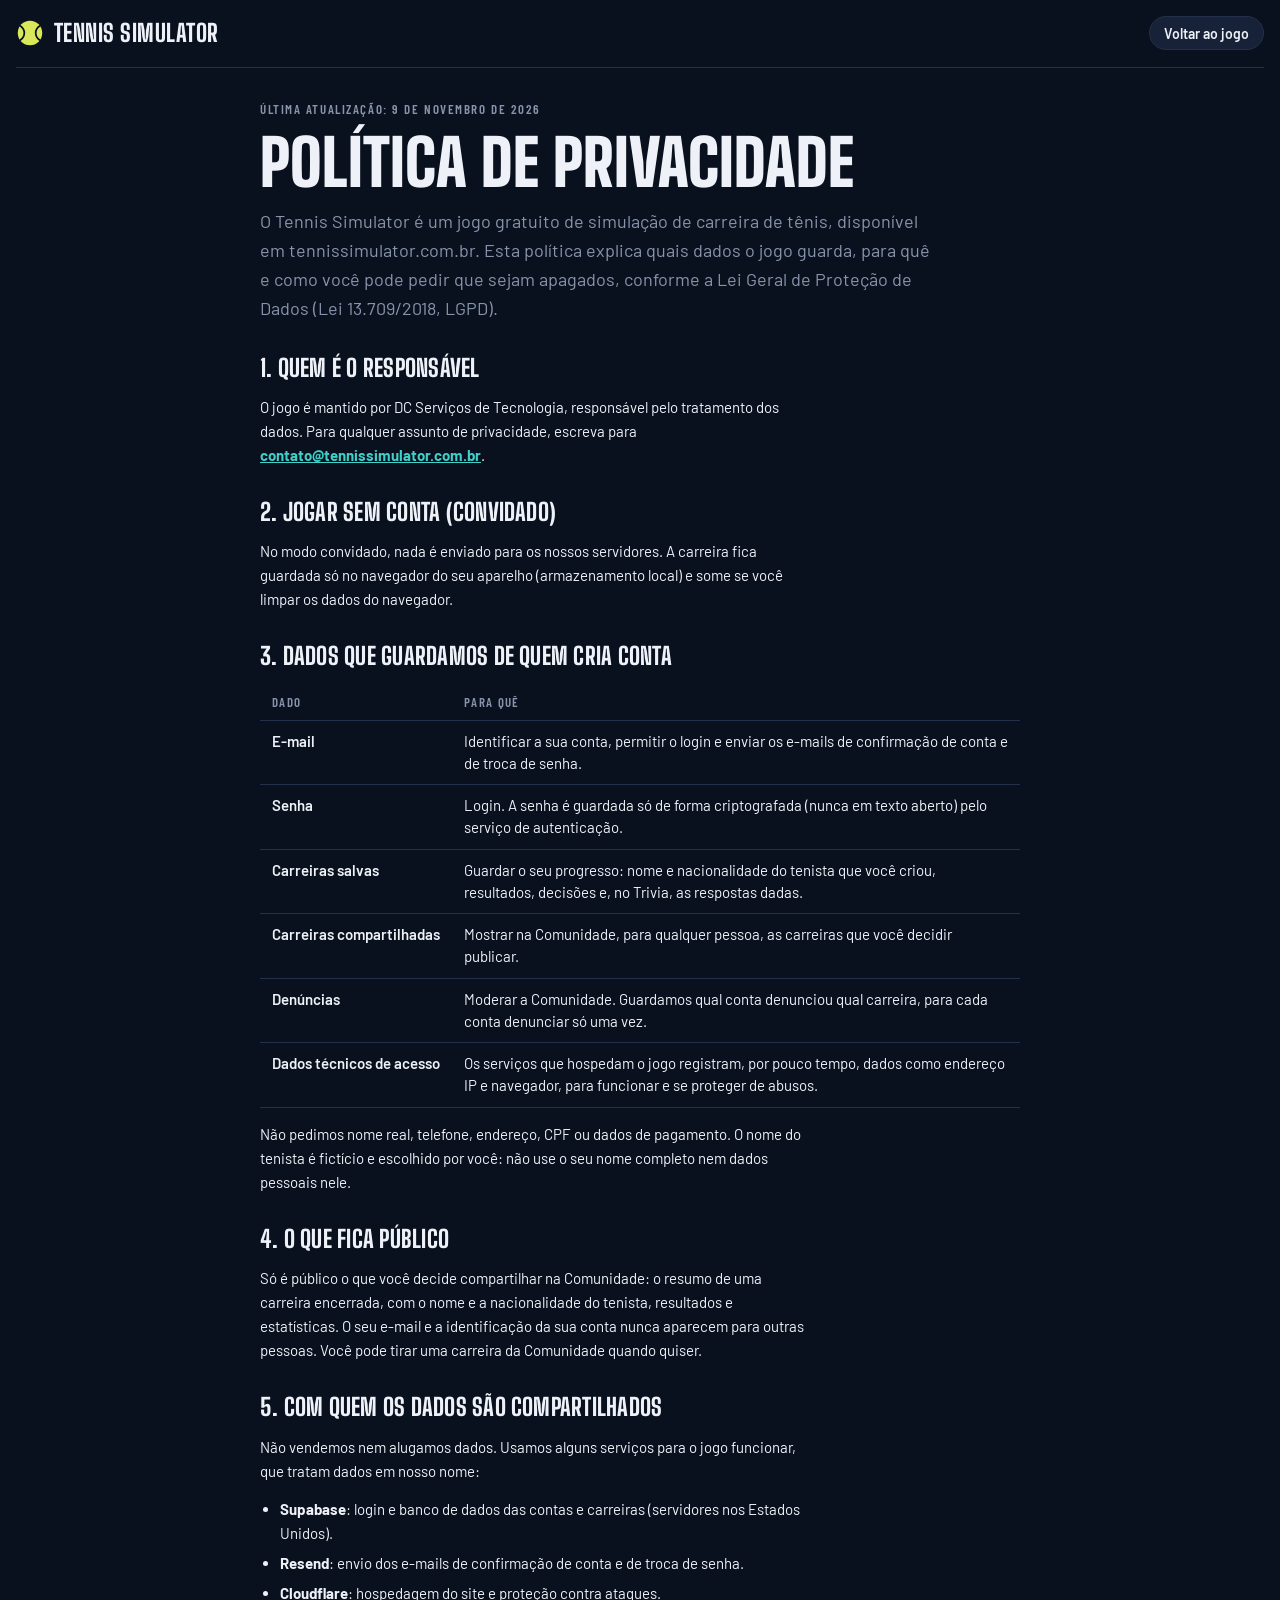
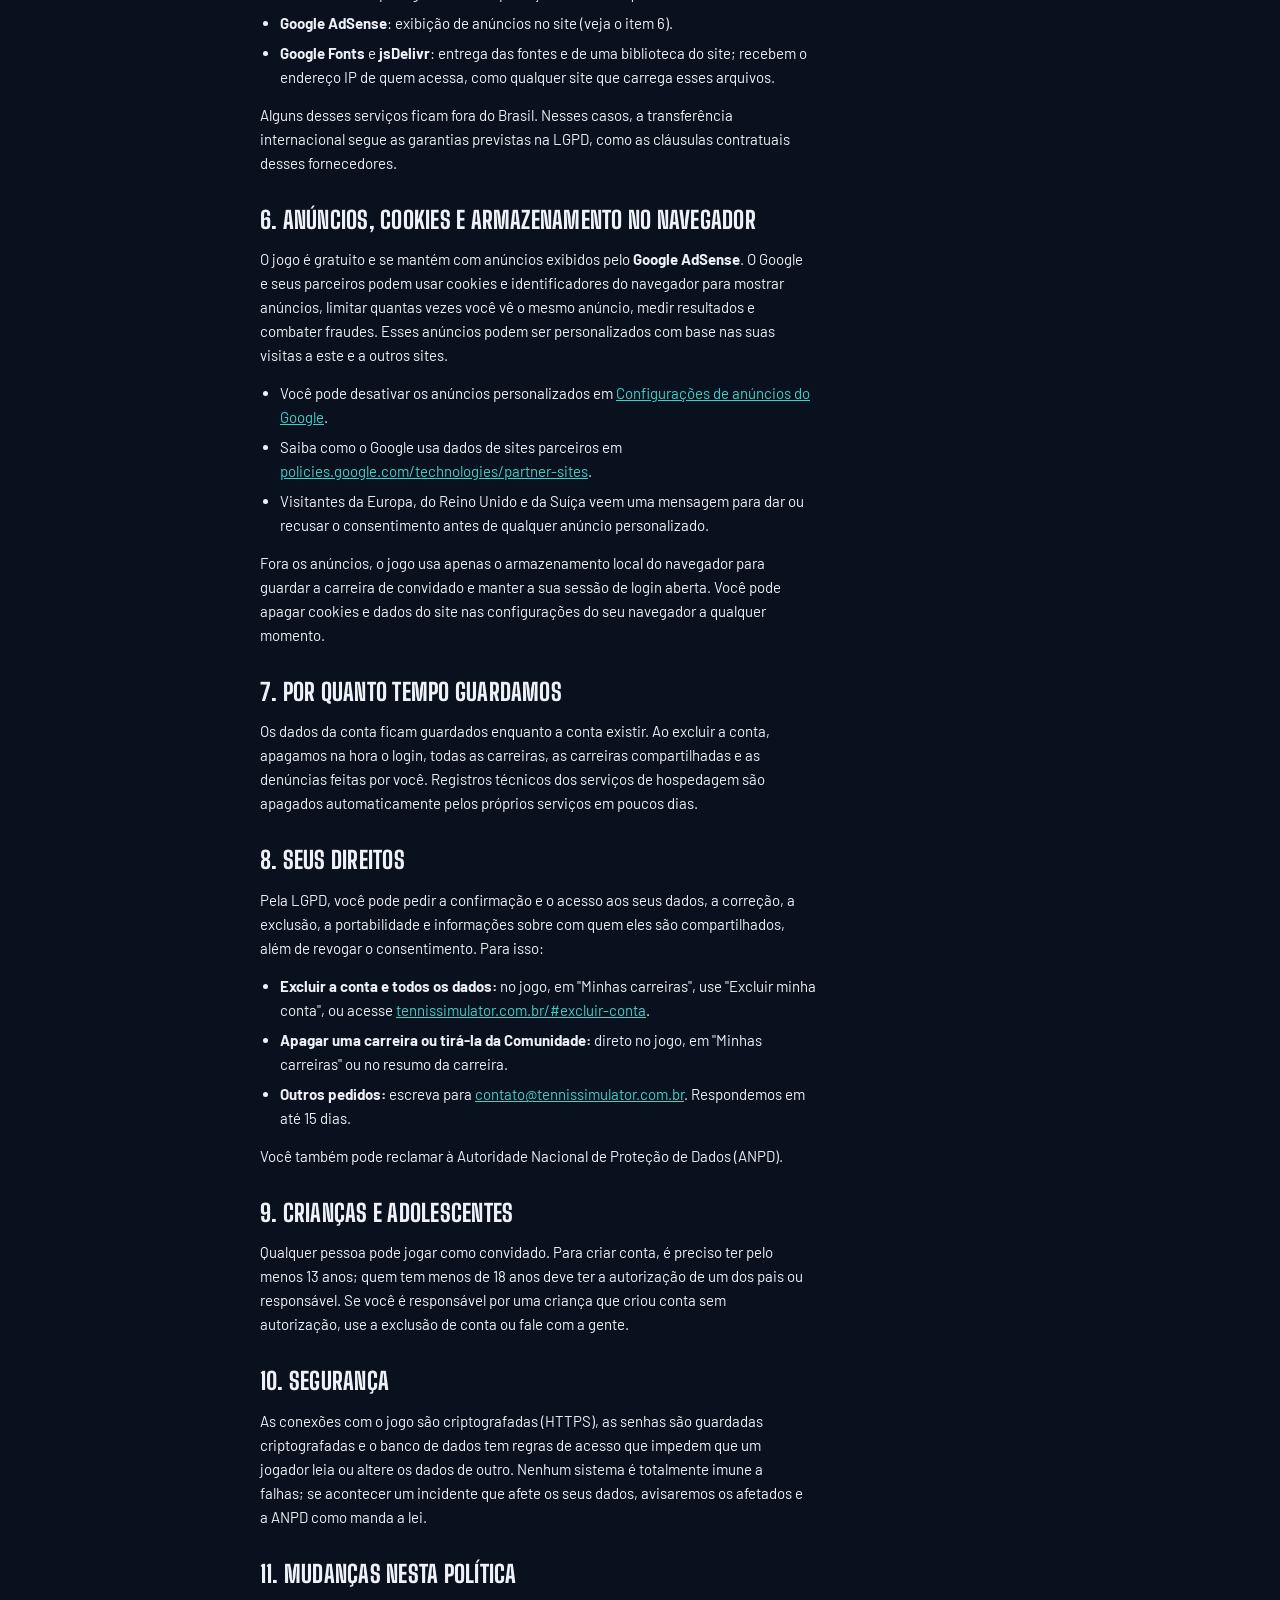
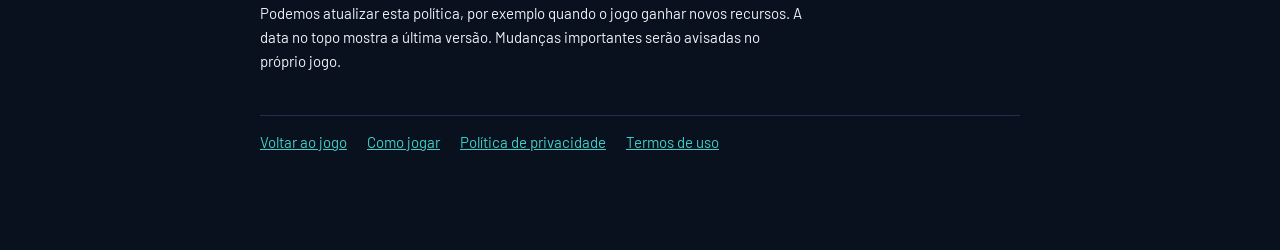
<file: privacidade.html>
<!doctype html>
<html lang="pt-BR">
<head>
<meta charset="utf-8">
<meta name="viewport" content="width=device-width, initial-scale=1, viewport-fit=cover">
<title>Política de privacidade · Tennis Simulator</title>
<meta name="description" content="Como o Tennis Simulator coleta, usa e protege os dados dos jogadores.">
<meta name="theme-color" content="#0A111E">
<link rel="canonical" href="https://tennissimulator.com.br/privacidade.html">
<link rel="preconnect" href="https://fonts.googleapis.com">
<link rel="preconnect" href="https://fonts.gstatic.com" crossorigin>
<link rel="stylesheet" href="https://fonts.googleapis.com/css2?family=Big+Shoulders+Display:wght@700;800;900&family=Barlow:wght@400;500;600;700&family=Barlow+Condensed:wght@500;600;700&display=swap">
<link rel="stylesheet" href="css/styles.css?v=20261109b">
<script async src="https://pagead2.googlesyndication.com/pagead/js/adsbygoogle.js?client=ca-pub-5296502740665093" crossorigin="anonymous"></script>
</head>
<body>
<div class="wrap">
  <header class="top">
    <a class="brand" href="./">
      <svg viewBox="0 0 32 32" aria-hidden="true"><circle cx="16" cy="16" r="14" fill="#D9E85A"/><path d="M5 8c6 4 6 12 0 16M27 8c-6 4-6 12 0 16" stroke="#0A111E" stroke-width="2" fill="none" stroke-linecap="round"/></svg>
      Tennis Simulator
    </a>
    <div class="top-right"><a class="top-btn" href="./">Voltar ao jogo</a></div>
  </header>
  <main class="legal">
    <span class="eyebrow">Última atualização: 9 de novembro de 2026</span>
    <h1>Política de privacidade</h1>
    <p class="lead">O Tennis Simulator é um jogo gratuito de simulação de carreira de tênis, disponível em tennissimulator.com.br. Esta política explica quais dados o jogo guarda, para quê e como você pode pedir que sejam apagados, conforme a Lei Geral de Proteção de Dados (Lei 13.709/2018, LGPD).</p>

    <h2>1. Quem é o responsável</h2>
    <p>O jogo é mantido por DC Serviços de Tecnologia, responsável pelo tratamento dos dados. Para qualquer assunto de privacidade, escreva para <a href="mailto:contato@tennissimulator.com.br"><strong>contato@tennissimulator.com.br</strong></a>.</p>

    <h2>2. Jogar sem conta (convidado)</h2>
    <p>No modo convidado, nada é enviado para os nossos servidores. A carreira fica guardada só no navegador do seu aparelho (armazenamento local) e some se você limpar os dados do navegador.</p>

    <h2>3. Dados que guardamos de quem cria conta</h2>
    <table class="legal-table">
      <thead><tr><th>Dado</th><th>Para quê</th></tr></thead>
      <tbody>
        <tr><td>E-mail</td><td>Identificar a sua conta, permitir o login e enviar os e-mails de confirmação de conta e de troca de senha.</td></tr>
        <tr><td>Senha</td><td>Login. A senha é guardada só de forma criptografada (nunca em texto aberto) pelo serviço de autenticação.</td></tr>
        <tr><td>Carreiras salvas</td><td>Guardar o seu progresso: nome e nacionalidade do tenista que você criou, resultados, decisões e, no Trivia, as respostas dadas.</td></tr>
        <tr><td>Carreiras compartilhadas</td><td>Mostrar na Comunidade, para qualquer pessoa, as carreiras que você decidir publicar.</td></tr>
        <tr><td>Denúncias</td><td>Moderar a Comunidade. Guardamos qual conta denunciou qual carreira, para cada conta denunciar só uma vez.</td></tr>
        <tr><td>Dados técnicos de acesso</td><td>Os serviços que hospedam o jogo registram, por pouco tempo, dados como endereço IP e navegador, para funcionar e se proteger de abusos.</td></tr>
      </tbody>
    </table>
    <p>Não pedimos nome real, telefone, endereço, CPF ou dados de pagamento. O nome do tenista é fictício e escolhido por você: não use o seu nome completo nem dados pessoais nele.</p>

    <h2>4. O que fica público</h2>
    <p>Só é público o que você decide compartilhar na Comunidade: o resumo de uma carreira encerrada, com o nome e a nacionalidade do tenista, resultados e estatísticas. O seu e-mail e a identificação da sua conta nunca aparecem para outras pessoas. Você pode tirar uma carreira da Comunidade quando quiser.</p>

    <h2>5. Com quem os dados são compartilhados</h2>
    <p>Não vendemos nem alugamos dados. Usamos alguns serviços para o jogo funcionar, que tratam dados em nosso nome:</p>
    <ul>
      <li><strong>Supabase</strong>: login e banco de dados das contas e carreiras (servidores nos Estados Unidos).</li>
      <li><strong>Resend</strong>: envio dos e-mails de confirmação de conta e de troca de senha.</li>
      <li><strong>Cloudflare</strong>: hospedagem do site e proteção contra ataques.</li>
      <li><strong>Google AdSense</strong>: exibição de anúncios no site (veja o item 6).</li>
      <li><strong>Google Fonts</strong> e <strong>jsDelivr</strong>: entrega das fontes e de uma biblioteca do site; recebem o endereço IP de quem acessa, como qualquer site que carrega esses arquivos.</li>
    </ul>
    <p>Alguns desses serviços ficam fora do Brasil. Nesses casos, a transferência internacional segue as garantias previstas na LGPD, como as cláusulas contratuais desses fornecedores.</p>

    <h2>6. Anúncios, cookies e armazenamento no navegador</h2>
    <p>O jogo é gratuito e se mantém com anúncios exibidos pelo <strong>Google AdSense</strong>. O Google e seus parceiros podem usar cookies e identificadores do navegador para mostrar anúncios, limitar quantas vezes você vê o mesmo anúncio, medir resultados e combater fraudes. Esses anúncios podem ser personalizados com base nas suas visitas a este e a outros sites.</p>
    <ul>
      <li>Você pode desativar os anúncios personalizados em <a href="https://adssettings.google.com" target="_blank" rel="noopener">Configurações de anúncios do Google</a>.</li>
      <li>Saiba como o Google usa dados de sites parceiros em <a href="https://policies.google.com/technologies/partner-sites" target="_blank" rel="noopener">policies.google.com/technologies/partner-sites</a>.</li>
      <li>Visitantes da Europa, do Reino Unido e da Suíça veem uma mensagem para dar ou recusar o consentimento antes de qualquer anúncio personalizado.</li>
    </ul>
    <p>Fora os anúncios, o jogo usa apenas o armazenamento local do navegador para guardar a carreira de convidado e manter a sua sessão de login aberta. Você pode apagar cookies e dados do site nas configurações do seu navegador a qualquer momento.</p>

    <h2>7. Por quanto tempo guardamos</h2>
    <p>Os dados da conta ficam guardados enquanto a conta existir. Ao excluir a conta, apagamos na hora o login, todas as carreiras, as carreiras compartilhadas e as denúncias feitas por você. Registros técnicos dos serviços de hospedagem são apagados automaticamente pelos próprios serviços em poucos dias.</p>

    <h2>8. Seus direitos</h2>
    <p>Pela LGPD, você pode pedir a confirmação e o acesso aos seus dados, a correção, a exclusão, a portabilidade e informações sobre com quem eles são compartilhados, além de revogar o consentimento. Para isso:</p>
    <ul>
      <li><strong>Excluir a conta e todos os dados:</strong> no jogo, em "Minhas carreiras", use "Excluir minha conta", ou acesse <a href="./#excluir-conta">tennissimulator.com.br/#excluir-conta</a>.</li>
      <li><strong>Apagar uma carreira ou tirá-la da Comunidade:</strong> direto no jogo, em "Minhas carreiras" ou no resumo da carreira.</li>
      <li><strong>Outros pedidos:</strong> escreva para <a href="mailto:contato@tennissimulator.com.br">contato@tennissimulator.com.br</a>. Respondemos em até 15 dias.</li>
    </ul>
    <p>Você também pode reclamar à Autoridade Nacional de Proteção de Dados (ANPD).</p>

    <h2>9. Crianças e adolescentes</h2>
    <p>Qualquer pessoa pode jogar como convidado. Para criar conta, é preciso ter pelo menos 13 anos; quem tem menos de 18 anos deve ter a autorização de um dos pais ou responsável. Se você é responsável por uma criança que criou conta sem autorização, use a exclusão de conta ou fale com a gente.</p>

    <h2>10. Segurança</h2>
    <p>As conexões com o jogo são criptografadas (HTTPS), as senhas são guardadas criptografadas e o banco de dados tem regras de acesso que impedem que um jogador leia ou altere os dados de outro. Nenhum sistema é totalmente imune a falhas; se acontecer um incidente que afete os seus dados, avisaremos os afetados e a ANPD como manda a lei.</p>

    <h2>11. Mudanças nesta política</h2>
    <p>Podemos atualizar esta política, por exemplo quando o jogo ganhar novos recursos. A data no topo mostra a última versão. Mudanças importantes serão avisadas no próprio jogo.</p>
    <nav class="legal-nav"><a href="./">Voltar ao jogo</a><a href="sobre.html">Como jogar</a><a href="privacidade.html">Política de privacidade</a><a href="termos.html">Termos de uso</a></nav>
  </main>
</div>
<script src="js/ads.js?v=20261109b"></script>
</body>
</html>
</file>
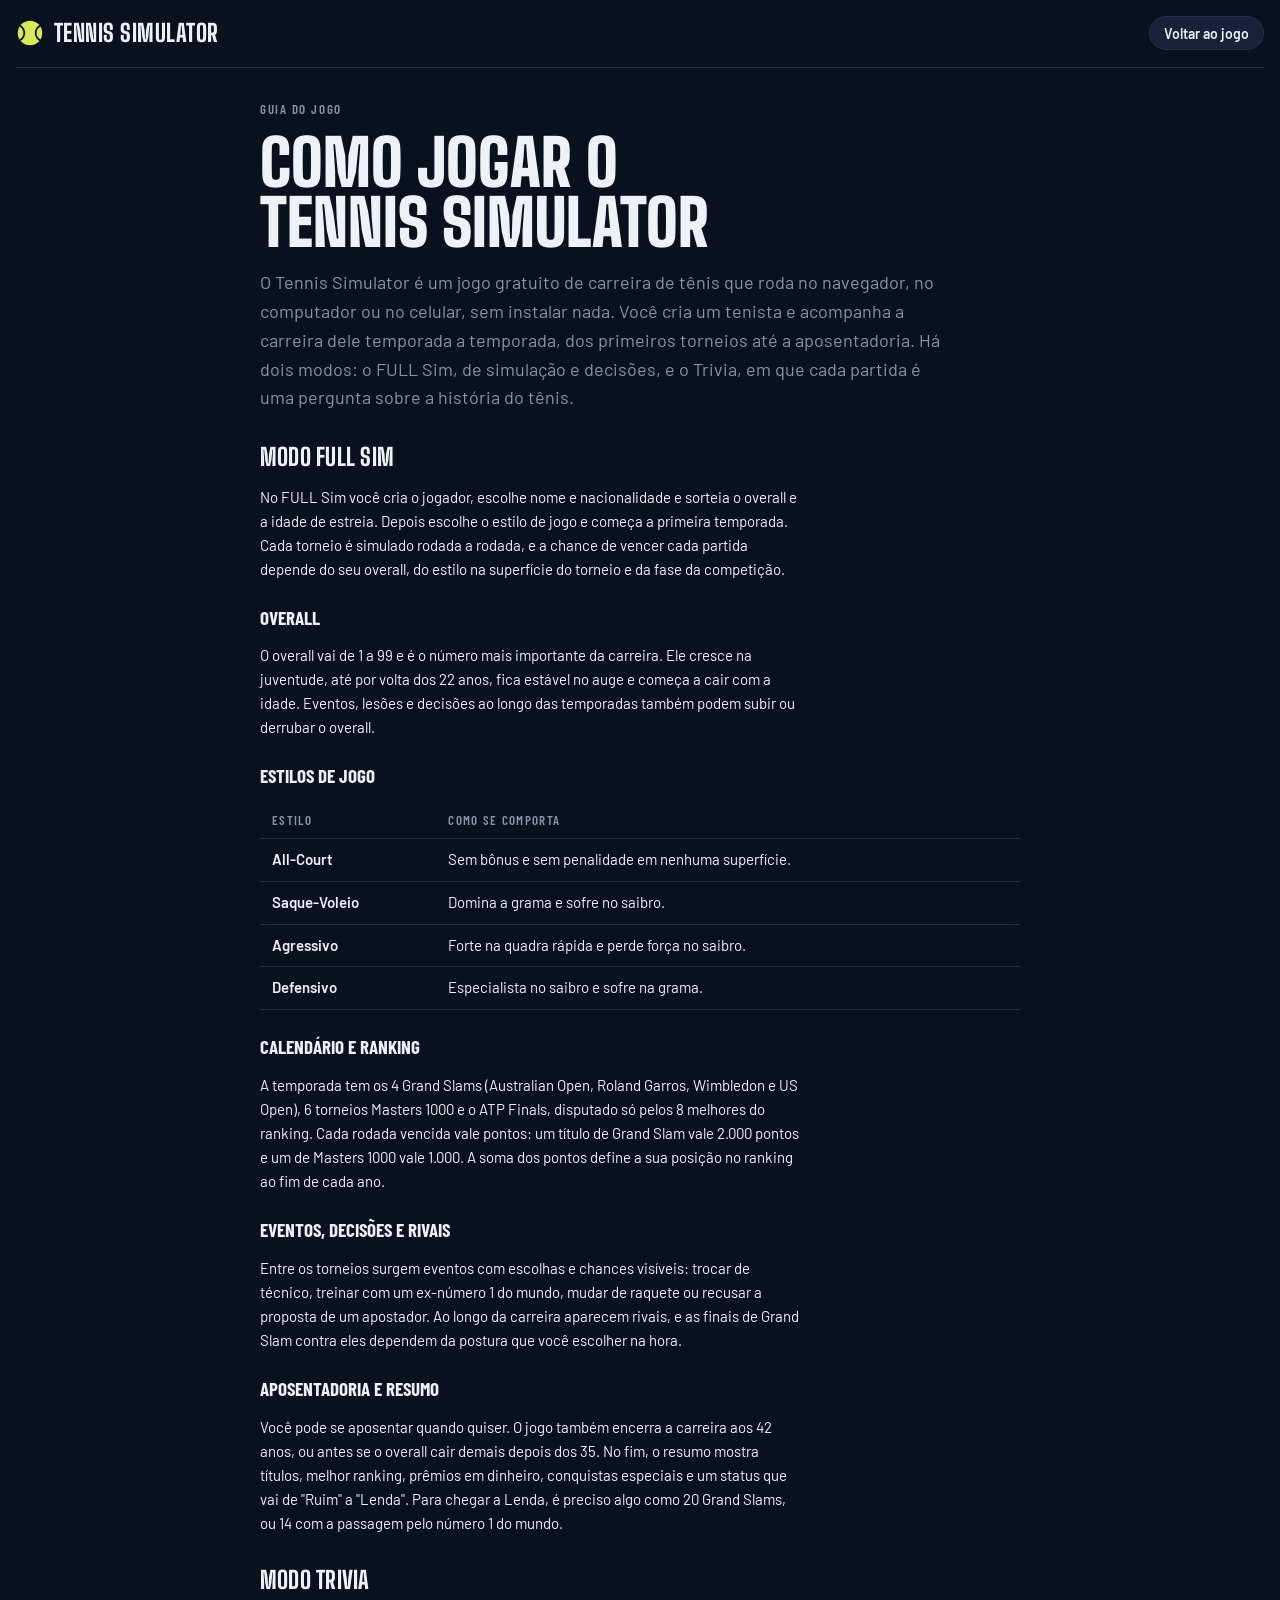
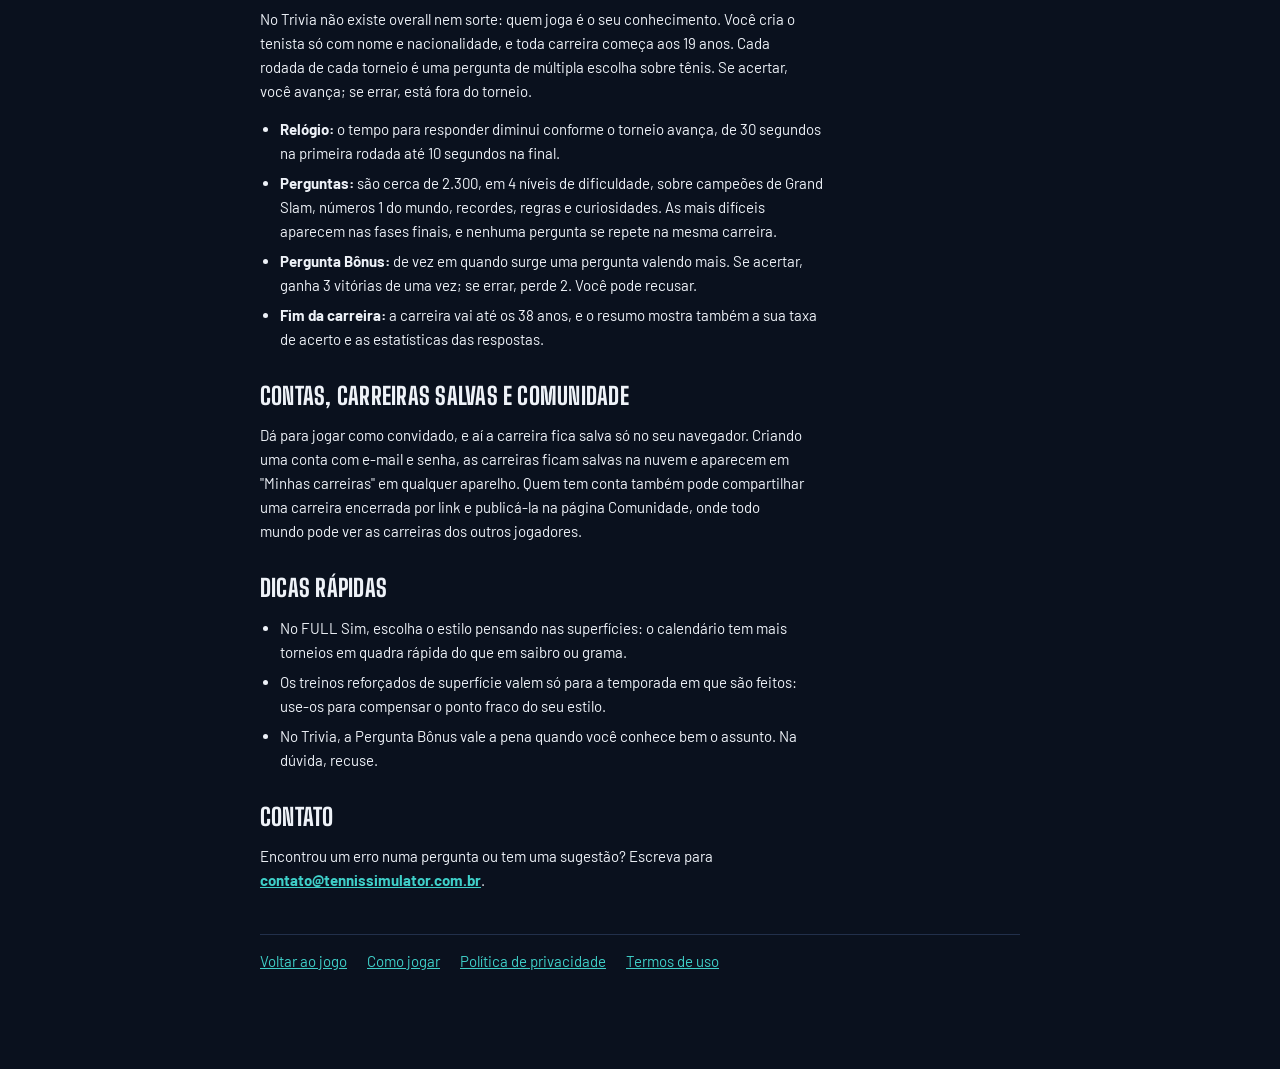
<file: sobre.html>
<!doctype html>
<html lang="pt-BR">
<head>
<meta charset="utf-8">
<meta name="viewport" content="width=device-width, initial-scale=1, viewport-fit=cover">
<title>Como jogar · Tennis Simulator</title>
<meta name="description" content="Como funciona o Tennis Simulator: os modos FULL Sim e Trivia, o calendário, o overall, os estilos de jogo, o ranking e a Comunidade.">
<meta name="theme-color" content="#0A111E">
<link rel="canonical" href="https://tennissimulator.com.br/sobre.html">
<link rel="preconnect" href="https://fonts.googleapis.com">
<link rel="preconnect" href="https://fonts.gstatic.com" crossorigin>
<link rel="stylesheet" href="https://fonts.googleapis.com/css2?family=Big+Shoulders+Display:wght@700;800;900&family=Barlow:wght@400;500;600;700&family=Barlow+Condensed:wght@500;600;700&display=swap">
<link rel="stylesheet" href="css/styles.css?v=20261109b">
<script async src="https://pagead2.googlesyndication.com/pagead/js/adsbygoogle.js?client=ca-pub-5296502740665093" crossorigin="anonymous"></script>
</head>
<body>
<div class="wrap">
  <header class="top">
    <a class="brand" href="./">
      <svg viewBox="0 0 32 32" aria-hidden="true"><circle cx="16" cy="16" r="14" fill="#D9E85A"/><path d="M5 8c6 4 6 12 0 16M27 8c-6 4-6 12 0 16" stroke="#0A111E" stroke-width="2" fill="none" stroke-linecap="round"/></svg>
      Tennis Simulator
    </a>
    <div class="top-right"><a class="top-btn" href="./">Voltar ao jogo</a></div>
  </header>
  <main class="legal">
    <span class="eyebrow">Guia do jogo</span>
    <h1>Como jogar o Tennis Simulator</h1>
    <p class="lead">O Tennis Simulator é um jogo gratuito de carreira de tênis que roda no navegador, no computador ou no celular, sem instalar nada. Você cria um tenista e acompanha a carreira dele temporada a temporada, dos primeiros torneios até a aposentadoria. Há dois modos: o FULL Sim, de simulação e decisões, e o Trivia, em que cada partida é uma pergunta sobre a história do tênis.</p>

    <h2>Modo FULL Sim</h2>
    <p>No FULL Sim você cria o jogador, escolhe nome e nacionalidade e sorteia o overall e a idade de estreia. Depois escolhe o estilo de jogo e começa a primeira temporada. Cada torneio é simulado rodada a rodada, e a chance de vencer cada partida depende do seu overall, do estilo na superfície do torneio e da fase da competição.</p>
    <h3>Overall</h3>
    <p>O overall vai de 1 a 99 e é o número mais importante da carreira. Ele cresce na juventude, até por volta dos 22 anos, fica estável no auge e começa a cair com a idade. Eventos, lesões e decisões ao longo das temporadas também podem subir ou derrubar o overall.</p>
    <h3>Estilos de jogo</h3>
    <table class="legal-table">
      <thead><tr><th>Estilo</th><th>Como se comporta</th></tr></thead>
      <tbody>
        <tr><td>All-Court</td><td>Sem bônus e sem penalidade em nenhuma superfície.</td></tr>
        <tr><td>Saque-Voleio</td><td>Domina a grama e sofre no saibro.</td></tr>
        <tr><td>Agressivo</td><td>Forte na quadra rápida e perde força no saibro.</td></tr>
        <tr><td>Defensivo</td><td>Especialista no saibro e sofre na grama.</td></tr>
      </tbody>
    </table>
    <h3>Calendário e ranking</h3>
    <p>A temporada tem os 4 Grand Slams (Australian Open, Roland Garros, Wimbledon e US Open), 6 torneios Masters 1000 e o ATP Finals, disputado só pelos 8 melhores do ranking. Cada rodada vencida vale pontos: um título de Grand Slam vale 2.000 pontos e um de Masters 1000 vale 1.000. A soma dos pontos define a sua posição no ranking ao fim de cada ano.</p>
    <h3>Eventos, decisões e rivais</h3>
    <p>Entre os torneios surgem eventos com escolhas e chances visíveis: trocar de técnico, treinar com um ex-número 1 do mundo, mudar de raquete ou recusar a proposta de um apostador. Ao longo da carreira aparecem rivais, e as finais de Grand Slam contra eles dependem da postura que você escolher na hora.</p>
    <h3>Aposentadoria e resumo</h3>
    <p>Você pode se aposentar quando quiser. O jogo também encerra a carreira aos 42 anos, ou antes se o overall cair demais depois dos 35. No fim, o resumo mostra títulos, melhor ranking, prêmios em dinheiro, conquistas especiais e um status que vai de "Ruim" a "Lenda". Para chegar a Lenda, é preciso algo como 20 Grand Slams, ou 14 com a passagem pelo número 1 do mundo.</p>

    <h2>Modo Trivia</h2>
    <p>No Trivia não existe overall nem sorte: quem joga é o seu conhecimento. Você cria o tenista só com nome e nacionalidade, e toda carreira começa aos 19 anos. Cada rodada de cada torneio é uma pergunta de múltipla escolha sobre tênis. Se acertar, você avança; se errar, está fora do torneio.</p>
    <ul>
      <li><strong>Relógio:</strong> o tempo para responder diminui conforme o torneio avança, de 30 segundos na primeira rodada até 10 segundos na final.</li>
      <li><strong>Perguntas:</strong> são cerca de 2.300, em 4 níveis de dificuldade, sobre campeões de Grand Slam, números 1 do mundo, recordes, regras e curiosidades. As mais difíceis aparecem nas fases finais, e nenhuma pergunta se repete na mesma carreira.</li>
      <li><strong>Pergunta Bônus:</strong> de vez em quando surge uma pergunta valendo mais. Se acertar, ganha 3 vitórias de uma vez; se errar, perde 2. Você pode recusar.</li>
      <li><strong>Fim da carreira:</strong> a carreira vai até os 38 anos, e o resumo mostra também a sua taxa de acerto e as estatísticas das respostas.</li>
    </ul>

    <h2>Contas, carreiras salvas e Comunidade</h2>
    <p>Dá para jogar como convidado, e aí a carreira fica salva só no seu navegador. Criando uma conta com e-mail e senha, as carreiras ficam salvas na nuvem e aparecem em "Minhas carreiras" em qualquer aparelho. Quem tem conta também pode compartilhar uma carreira encerrada por link e publicá-la na página Comunidade, onde todo mundo pode ver as carreiras dos outros jogadores.</p>

    <h2>Dicas rápidas</h2>
    <ul>
      <li>No FULL Sim, escolha o estilo pensando nas superfícies: o calendário tem mais torneios em quadra rápida do que em saibro ou grama.</li>
      <li>Os treinos reforçados de superfície valem só para a temporada em que são feitos: use-os para compensar o ponto fraco do seu estilo.</li>
      <li>No Trivia, a Pergunta Bônus vale a pena quando você conhece bem o assunto. Na dúvida, recuse.</li>
    </ul>

    <h2>Contato</h2>
    <p>Encontrou um erro numa pergunta ou tem uma sugestão? Escreva para <a href="mailto:contato@tennissimulator.com.br"><strong>contato@tennissimulator.com.br</strong></a>.</p>
    <nav class="legal-nav"><a href="./">Voltar ao jogo</a><a href="sobre.html">Como jogar</a><a href="privacidade.html">Política de privacidade</a><a href="termos.html">Termos de uso</a></nav>
  </main>
</div>
<script src="js/ads.js?v=20261109b"></script>
</body>
</html>
</file>
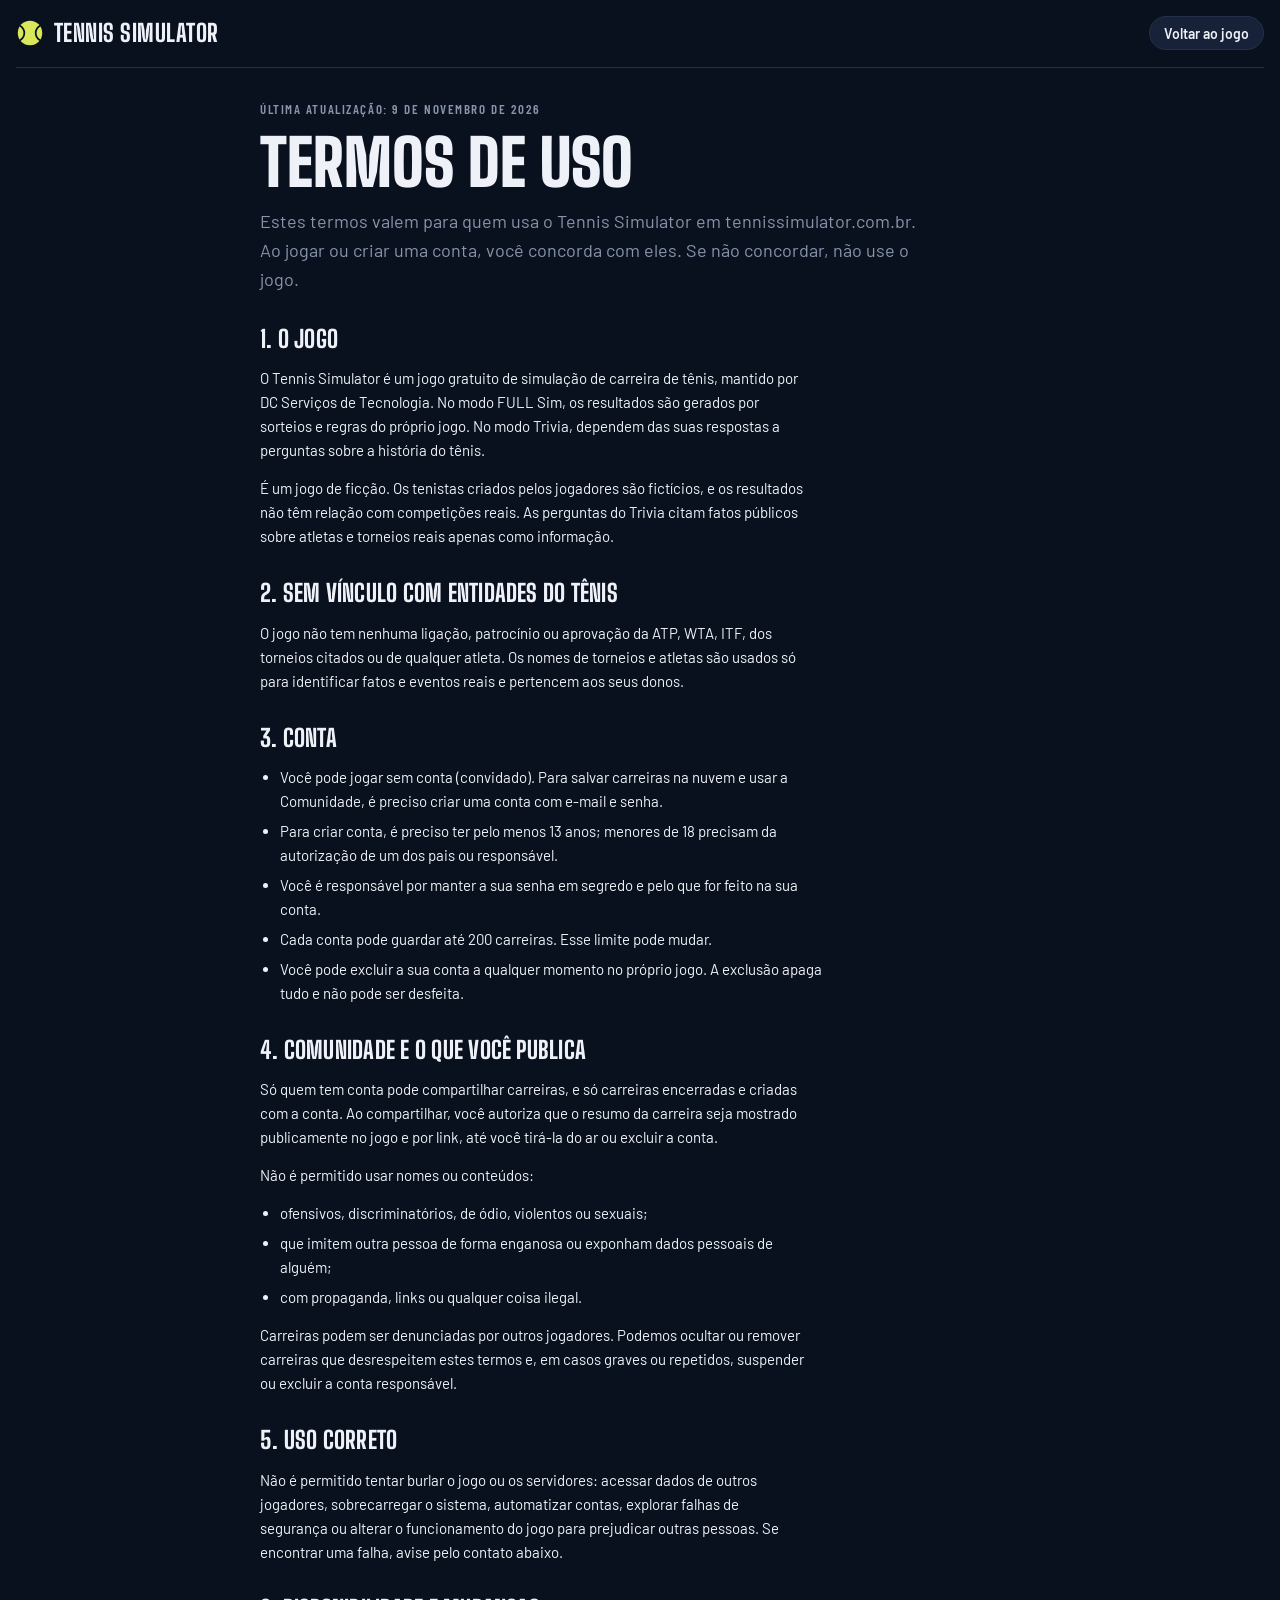
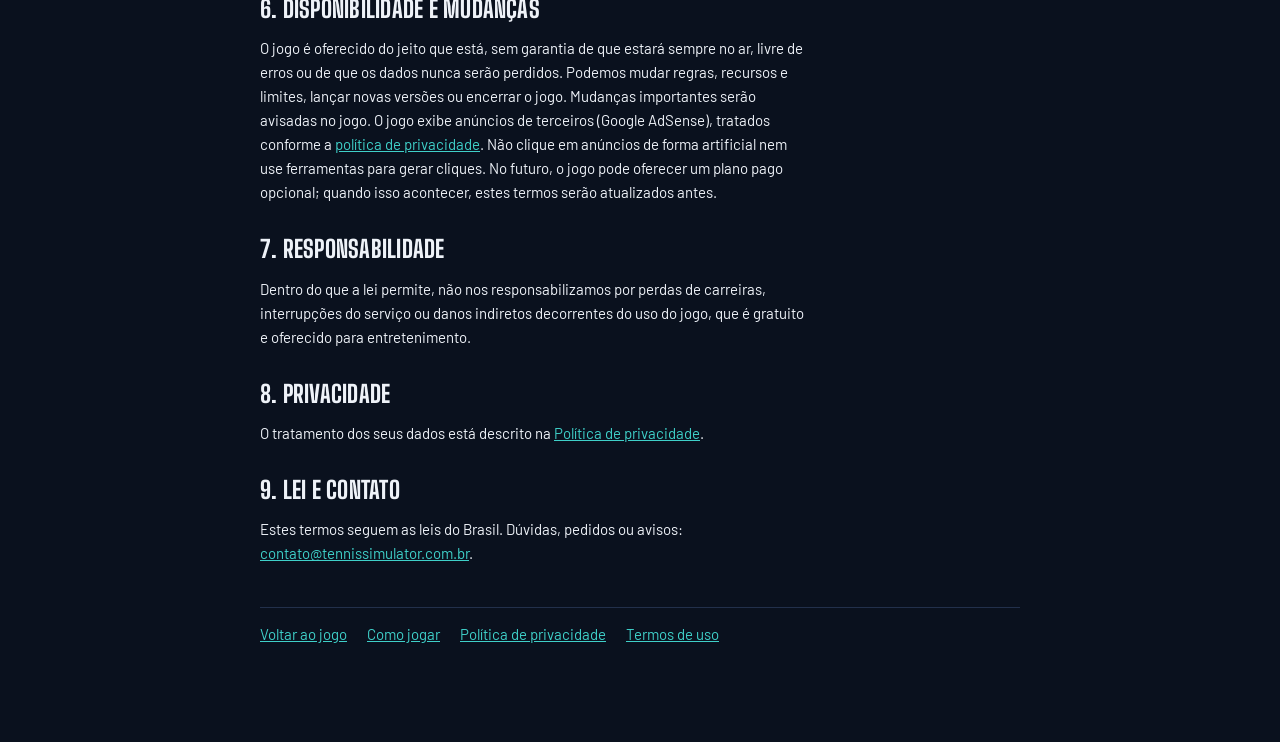
<file: termos.html>
<!doctype html>
<html lang="pt-BR">
<head>
<meta charset="utf-8">
<meta name="viewport" content="width=device-width, initial-scale=1, viewport-fit=cover">
<title>Termos de uso · Tennis Simulator</title>
<meta name="description" content="Regras de uso do Tennis Simulator, das contas e da Comunidade.">
<meta name="theme-color" content="#0A111E">
<link rel="canonical" href="https://tennissimulator.com.br/termos.html">
<link rel="preconnect" href="https://fonts.googleapis.com">
<link rel="preconnect" href="https://fonts.gstatic.com" crossorigin>
<link rel="stylesheet" href="https://fonts.googleapis.com/css2?family=Big+Shoulders+Display:wght@700;800;900&family=Barlow:wght@400;500;600;700&family=Barlow+Condensed:wght@500;600;700&display=swap">
<link rel="stylesheet" href="css/styles.css?v=20261109b">
<script async src="https://pagead2.googlesyndication.com/pagead/js/adsbygoogle.js?client=ca-pub-5296502740665093" crossorigin="anonymous"></script>
</head>
<body>
<div class="wrap">
  <header class="top">
    <a class="brand" href="./">
      <svg viewBox="0 0 32 32" aria-hidden="true"><circle cx="16" cy="16" r="14" fill="#D9E85A"/><path d="M5 8c6 4 6 12 0 16M27 8c-6 4-6 12 0 16" stroke="#0A111E" stroke-width="2" fill="none" stroke-linecap="round"/></svg>
      Tennis Simulator
    </a>
    <div class="top-right"><a class="top-btn" href="./">Voltar ao jogo</a></div>
  </header>
  <main class="legal">
    <span class="eyebrow">Última atualização: 9 de novembro de 2026</span>
    <h1>Termos de uso</h1>
    <p class="lead">Estes termos valem para quem usa o Tennis Simulator em tennissimulator.com.br. Ao jogar ou criar uma conta, você concorda com eles. Se não concordar, não use o jogo.</p>

    <h2>1. O jogo</h2>
    <p>O Tennis Simulator é um jogo gratuito de simulação de carreira de tênis, mantido por DC Serviços de Tecnologia. No modo FULL Sim, os resultados são gerados por sorteios e regras do próprio jogo. No modo Trivia, dependem das suas respostas a perguntas sobre a história do tênis.</p>
    <p>É um jogo de ficção. Os tenistas criados pelos jogadores são fictícios, e os resultados não têm relação com competições reais. As perguntas do Trivia citam fatos públicos sobre atletas e torneios reais apenas como informação.</p>

    <h2>2. Sem vínculo com entidades do tênis</h2>
    <p>O jogo não tem nenhuma ligação, patrocínio ou aprovação da ATP, WTA, ITF, dos torneios citados ou de qualquer atleta. Os nomes de torneios e atletas são usados só para identificar fatos e eventos reais e pertencem aos seus donos.</p>

    <h2>3. Conta</h2>
    <ul>
      <li>Você pode jogar sem conta (convidado). Para salvar carreiras na nuvem e usar a Comunidade, é preciso criar uma conta com e-mail e senha.</li>
      <li>Para criar conta, é preciso ter pelo menos 13 anos; menores de 18 precisam da autorização de um dos pais ou responsável.</li>
      <li>Você é responsável por manter a sua senha em segredo e pelo que for feito na sua conta.</li>
      <li>Cada conta pode guardar até 200 carreiras. Esse limite pode mudar.</li>
      <li>Você pode excluir a sua conta a qualquer momento no próprio jogo. A exclusão apaga tudo e não pode ser desfeita.</li>
    </ul>

    <h2>4. Comunidade e o que você publica</h2>
    <p>Só quem tem conta pode compartilhar carreiras, e só carreiras encerradas e criadas com a conta. Ao compartilhar, você autoriza que o resumo da carreira seja mostrado publicamente no jogo e por link, até você tirá-la do ar ou excluir a conta.</p>
    <p>Não é permitido usar nomes ou conteúdos:</p>
    <ul>
      <li>ofensivos, discriminatórios, de ódio, violentos ou sexuais;</li>
      <li>que imitem outra pessoa de forma enganosa ou exponham dados pessoais de alguém;</li>
      <li>com propaganda, links ou qualquer coisa ilegal.</li>
    </ul>
    <p>Carreiras podem ser denunciadas por outros jogadores. Podemos ocultar ou remover carreiras que desrespeitem estes termos e, em casos graves ou repetidos, suspender ou excluir a conta responsável.</p>

    <h2>5. Uso correto</h2>
    <p>Não é permitido tentar burlar o jogo ou os servidores: acessar dados de outros jogadores, sobrecarregar o sistema, automatizar contas, explorar falhas de segurança ou alterar o funcionamento do jogo para prejudicar outras pessoas. Se encontrar uma falha, avise pelo contato abaixo.</p>

    <h2>6. Disponibilidade e mudanças</h2>
    <p>O jogo é oferecido do jeito que está, sem garantia de que estará sempre no ar, livre de erros ou de que os dados nunca serão perdidos. Podemos mudar regras, recursos e limites, lançar novas versões ou encerrar o jogo. Mudanças importantes serão avisadas no jogo. O jogo exibe anúncios de terceiros (Google AdSense), tratados conforme a <a href="privacidade.html">política de privacidade</a>. Não clique em anúncios de forma artificial nem use ferramentas para gerar cliques. No futuro, o jogo pode oferecer um plano pago opcional; quando isso acontecer, estes termos serão atualizados antes.</p>

    <h2>7. Responsabilidade</h2>
    <p>Dentro do que a lei permite, não nos responsabilizamos por perdas de carreiras, interrupções do serviço ou danos indiretos decorrentes do uso do jogo, que é gratuito e oferecido para entretenimento.</p>

    <h2>8. Privacidade</h2>
    <p>O tratamento dos seus dados está descrito na <a href="privacidade.html">Política de privacidade</a>.</p>

    <h2>9. Lei e contato</h2>
    <p>Estes termos seguem as leis do Brasil. Dúvidas, pedidos ou avisos: <a href="mailto:contato@tennissimulator.com.br">contato@tennissimulator.com.br</a>.</p>
    <nav class="legal-nav"><a href="./">Voltar ao jogo</a><a href="sobre.html">Como jogar</a><a href="privacidade.html">Política de privacidade</a><a href="termos.html">Termos de uso</a></nav>
  </main>
</div>
<script src="js/ads.js?v=20261109b"></script>
</body>
</html>
</file>
<file: css/styles.css>
/* Base (equivalente ao esqueleto que o claude.ai aplicava ao artifact) */
:root { padding-top: env(safe-area-inset-top, 0px); padding-bottom: env(safe-area-inset-bottom, 0px); }
body { margin: 0; font-size: 14px; }
img { max-width: 100%; }
[hidden] { display: none !important; }
/* Layout: noite de quadra dura — coluna única no celular, painel do jogador + decisões lado a lado no desktop, tabela de carreira larga embaixo */
:root {
  color-scheme: dark;
  --ink: #0A111E;        /* fundo: quadra à noite */
  --panel: #111A2B;
  --panel-2: #172238;
  --line: #22304B;
  --fg: #EEF2F8;
  --muted: #8794AB;
  --faint: #4A5876;
  --hard: #3B7FD9;
  --clay: #D26A3D;
  --grass: #4F9E57;
  --gold: #EBC566;
  --silver: #C7D0DC;
  --bronze: #C58A5A;
  --good: #4CC38A;
  --bad: #EF5B5F;
  --susp: #A274F0;
  --btn: #F4F6FA;
  --btn-fg: #0A111E;
  --f-display: "Big Shoulders Display", "Arial Narrow", Impact, sans-serif;
  --f-body: "Barlow", system-ui, -apple-system, "Segoe UI", sans-serif;
  --f-data: "Barlow Condensed", "Arial Narrow", system-ui, sans-serif;
  --f-flag: "Noto Color Emoji", "Apple Color Emoji", "Segoe UI Emoji", sans-serif;
  --r-lg: 18px; --r-md: 12px; --r-pill: 999px;
}
* { box-sizing: border-box; }
html, body { background: var(--ink); }
body { margin: 0; }
body { color: var(--fg); font-family: var(--f-body); font-size: 15px; line-height: 1.45; -webkit-font-smoothing: antialiased; }
button { font: inherit; color: inherit; cursor: pointer; }
button:focus-visible, input:focus-visible, [tabindex]:focus-visible { outline: 2px solid var(--hard); outline-offset: 2px; }
.wrap { max-width: 1120px; margin: 0 auto; padding-left: max(16px, env(safe-area-inset-left, 0px)); padding-right: max(16px, env(safe-area-inset-right, 0px)); padding-block: 0 48px; }
.flag { font-family: var(--f-flag); font-size: 1.05em; line-height: 1; }
.num { font-variant-numeric: tabular-nums; }

/* topo */
.top { display: flex; align-items: center; justify-content: space-between; gap: 12px; padding-block: 16px; border-bottom: 1px solid var(--line); margin-bottom: 24px; }
.brand { display: flex; align-items: center; gap: 10px; font-family: var(--f-display); font-weight: 800; font-size: 24px; letter-spacing: .02em; text-transform: uppercase; }
.brand svg { width: 28px; height: 28px; }
@media (max-width: 520px) { .top-meta { display: none; } }
.top-meta { font-family: var(--f-data); color: var(--muted); font-size: 14px; letter-spacing: .06em; text-transform: uppercase; }

/* tipografia */
.eyebrow { font-family: var(--f-data); font-weight: 600; font-size: 13px; letter-spacing: .12em; text-transform: uppercase; color: var(--muted); }
h1, h2, h3 { margin: 0; font-family: var(--f-display); text-wrap: balance; }
h1 { font-weight: 900; font-size: clamp(40px, 8vw, 72px); line-height: .92; text-transform: uppercase; }
h2 { font-weight: 800; font-size: 26px; text-transform: uppercase; letter-spacing: .01em; }
h3 { font-weight: 700; font-size: 20px; text-transform: uppercase; }
p { margin: 0; }
.muted { color: var(--muted); }

/* blocos */
.panel { background: var(--panel); border: 1px solid var(--line); border-radius: var(--r-lg); padding: 20px; min-width: 0; }
.stack { display: flex; flex-direction: column; gap: 16px; }
.grid-2 { display: grid; grid-template-columns: 1fr; gap: 16px; }
@media (min-width: 860px) { .grid-2 { grid-template-columns: 1.15fr 1fr; } }

/* botões */
.btn { display: inline-flex; align-items: center; justify-content: center; gap: 8px; min-height: 52px; padding: 0 24px; border-radius: var(--r-pill); border: 1.5px solid transparent; font-weight: 700; font-size: 16px; transition: transform .12s, background .15s, opacity .15s; }
.btn:active { transform: scale(.98); }
.btn-primary { background: var(--btn); color: var(--btn-fg); }
.btn-primary:hover { background: #fff; }
.btn-ghost { background: transparent; border-color: var(--line); color: var(--fg); }
.btn-ghost:hover { border-color: var(--muted); }
.btn-danger { background: transparent; border-color: color-mix(in srgb, var(--bad) 60%, transparent); color: var(--bad); }
.btn[disabled] { opacity: .35; cursor: not-allowed; transform: none; }
.btn-row { display: flex; gap: 10px; flex-wrap: wrap; }
.btn-row .btn { flex: 1 1 180px; }

/* ---------- criação ---------- */
.hero { display: grid; gap: 14px; margin-bottom: 28px; }
.hero p { max-width: 58ch; color: var(--muted); font-size: 17px; }
.field { display: flex; flex-direction: column; gap: 8px; }
.field > label, .field > .label { font-family: var(--f-data); font-weight: 600; font-size: 13px; letter-spacing: .12em; text-transform: uppercase; color: var(--muted); }
.input { width: 100%; height: 52px; padding: 0 16px; border-radius: var(--r-md); border: 1px solid var(--line); background: var(--panel-2); color: var(--fg); font: 600 17px var(--f-body); }
.input::placeholder { color: var(--faint); }
.seg { display: grid; grid-auto-flow: column; grid-auto-columns: 1fr; gap: 4px; padding: 4px; border-radius: var(--r-md); background: var(--panel-2); border: 1px solid var(--line); }
.seg button { min-height: 44px; border: 0; border-radius: 9px; background: transparent; font-weight: 600; color: var(--muted); }
.seg button[aria-pressed="true"] { background: var(--btn); color: var(--btn-fg); }
.form-grid { display: grid; gap: 18px; grid-template-columns: 1fr; }
@media (min-width: 700px) { .form-grid { grid-template-columns: 1fr 1fr; } }
.span-2 { grid-column: 1 / -1; }

.nat-btn { display: flex; align-items: center; gap: 12px; width: 100%; height: 52px; padding: 0 16px; border-radius: var(--r-md); border: 1px solid var(--line); background: var(--panel-2); font-weight: 600; font-size: 17px; text-align: left; }
.nat-btn .chev { margin-left: auto; color: var(--muted); }
.nat-pop { border: 1px solid var(--line); background: var(--panel-2); border-radius: var(--r-md); padding: 10px; display: grid; gap: 10px; }
.nat-list { display: grid; grid-template-columns: repeat(auto-fill, minmax(150px, 1fr)); gap: 4px; max-height: 260px; overflow-y: auto; }
.nat-list button { display: flex; align-items: center; gap: 10px; padding: 10px; border: 0; border-radius: 9px; background: transparent; text-align: left; font-weight: 600; }
.nat-list button:hover, .nat-list button[aria-selected="true"] { background: var(--line); }

.exp-grid { display: grid; grid-template-columns: repeat(2, 1fr); gap: 8px; }
@media (min-width: 700px) { .exp-grid { grid-template-columns: repeat(4, 1fr); } }
.exp { display: flex; flex-direction: column; gap: 4px; padding: 14px; border-radius: var(--r-md); border: 1.5px solid var(--line); background: var(--panel-2); text-align: left; }
.exp strong { font-family: var(--f-display); font-size: 20px; font-weight: 800; text-transform: uppercase; }
.exp span { color: var(--muted); font-size: 13px; }
.exp[aria-pressed="true"] { border-color: var(--btn); background: color-mix(in srgb, var(--btn) 8%, var(--panel-2)); }

.draws { display: grid; gap: 16px; grid-template-columns: 1fr; margin-top: 16px; }
@media (min-width: 700px) { .draws { grid-template-columns: 1fr 1fr; } }
.draw { display: grid; gap: 14px; }
.draw-opts { display: grid; grid-template-columns: repeat(3, 1fr); gap: 8px; }
.draw-opt { aspect-ratio: 1 / .78; max-width: 100%; display: grid; place-items: center; border-radius: var(--r-md); border: 1.5px solid var(--line); background: var(--panel-2); font: 900 clamp(34px, 7vw, 52px)/1 var(--f-display); color: var(--faint); transition: all .09s; }
.draw-opt.lit { color: var(--btn-fg); background: var(--btn); border-color: var(--btn); }
.draw-opt.won { color: var(--ink); background: var(--gold); border-color: var(--gold); transform: scale(1.04); }
.draw-hint { font-size: 13px; color: var(--muted); min-height: 1.4em; }

/* ---------- jogo ---------- */
.ovr { flex: none; width: 92px; height: 108px; border-radius: 14px; display: grid; place-content: center; text-align: center; color: #1b1205; position: relative; overflow: hidden;
  clip-path: polygon(0 0, 100% 0, 100% 84%, 50% 100%, 0 84%); }
.ovr small { font: 700 13px/1 var(--f-data); letter-spacing: .14em; opacity: .75; }
.ovr b { font: 900 52px/0.95 var(--f-display); }
.ovr.t-bronze { background: linear-gradient(160deg, #E0A877, #9C5F33); }
.ovr.t-silver { background: linear-gradient(160deg, #EEF2F7, #9AA6B5); }
.ovr.t-gold   { background: linear-gradient(160deg, #F6DE8D, #C3922F); }
.ovr.t-elite  { background: linear-gradient(160deg, #7FB3FF, #2756B8); color: #fff; }
.ovr.t-icon   { background: linear-gradient(160deg, #2A2140, #0D0A18); color: var(--gold); box-shadow: inset 0 0 0 2px var(--gold); }

.player { display: flex; gap: 18px; align-items: flex-start; }
.player-main { flex: 1; min-width: 0; display: grid; gap: 10px; }
.player-name { font: 900 clamp(30px, 6vw, 44px)/.95 var(--f-display); text-transform: uppercase; overflow-wrap: anywhere; }
.pills { display: flex; flex-wrap: wrap; gap: 6px; }
.pill { display: inline-flex; align-items: center; gap: 6px; height: 28px; padding: 0 10px; border-radius: var(--r-pill); background: var(--panel-2); border: 1px solid var(--line); font: 600 13px var(--f-data); letter-spacing: .06em; text-transform: uppercase; white-space: nowrap; }
.pill.spec-clay { border-color: var(--clay); color: var(--clay); }
.pill.spec-grass { border-color: var(--grass); color: var(--grass); }
.pill.spec-hard { border-color: var(--hard); color: var(--hard); }
.pill.warn { border-color: var(--susp); color: var(--susp); }

.stats { display: grid; grid-template-columns: repeat(2, minmax(0, 1fr)); gap: 1px; background: var(--line); border-radius: var(--r-md); overflow: hidden; margin-top: 18px; }
@media (min-width: 440px) { .stats { grid-template-columns: repeat(3, minmax(0, 1fr)); } }
@media (min-width: 780px) { .stats { grid-template-columns: repeat(6, minmax(0, 1fr)); } }
.stat { background: var(--panel-2); padding: 12px 12px 10px; display: grid; gap: 2px; min-width: 0; }
.stat span { font: 600 12px var(--f-data); letter-spacing: .1em; text-transform: uppercase; color: var(--muted); white-space: nowrap; }
.stat b { font: 800 24px/1.1 var(--f-display); font-variant-numeric: tabular-nums; white-space: nowrap; }

.decision { display: grid; gap: 14px; }
.decision .tag { justify-self: start; }
.decision h2 { font-size: 30px; }
.result { display: flex; gap: 12px; align-items: flex-start; padding: 14px; border-radius: var(--r-md); background: var(--panel-2); border: 1px solid var(--line); }
.delta { flex: none; min-width: 64px; height: 40px; padding: 0 10px; display: grid; place-items: center; border-radius: 10px; font: 800 20px var(--f-display); }
.delta.good { background: color-mix(in srgb, var(--good) 18%, transparent); color: var(--good); }
.delta.bad { background: color-mix(in srgb, var(--bad) 18%, transparent); color: var(--bad); }
.delta.skip { background: var(--line); color: var(--muted); }
.empty { color: var(--muted); padding: 6px 0; }

.news { display: grid; gap: 10px; }
.news-line { display: flex; gap: 10px; align-items: baseline; }
.news-line i { flex: none; width: 8px; height: 8px; border-radius: 50%; background: var(--muted); transform: translateY(-1px); font-style: normal; }
.news-line.bad i { background: var(--bad); }
.news-line.good i { background: var(--good); }
.news-line.gold i { background: var(--gold); }
.season-sum { display: grid; grid-template-columns: repeat(4, 1fr); gap: 8px; }
.season-sum div { display: grid; }
.season-sum span { font: 600 12px var(--f-data); letter-spacing: .1em; text-transform: uppercase; color: var(--muted); }
.season-sum b { font: 800 22px var(--f-display); font-variant-numeric: tabular-nums; }

.actions { display: grid; gap: 10px; }
.confirm { display: grid; gap: 10px; padding: 14px; border: 1px solid color-mix(in srgb, var(--bad) 50%, transparent); border-radius: var(--r-md); }

/* tabela de carreira */
.career-head { display: flex; justify-content: space-between; align-items: end; gap: 12px; flex-wrap: wrap; margin: 28px 0 12px; }
.table-scroll { overflow-x: auto; border: 1px solid var(--line); border-radius: var(--r-lg); background: var(--panel); -webkit-overflow-scrolling: touch; }
table.career { border-collapse: separate; border-spacing: 0; width: 100%; min-width: 820px; font-family: var(--f-data); font-variant-numeric: tabular-nums; }
.career th, .career td { padding: 0 4px; height: 40px; text-align: center; border-bottom: 1px solid var(--line); white-space: nowrap; }
.career thead th { height: auto; padding: 10px 4px 8px; font-weight: 700; font-size: 13px; letter-spacing: .06em; color: var(--muted); vertical-align: bottom; background: var(--panel); }
.career thead th .court { display: block; margin: 0 auto 6px; width: 30px; height: 18px; }
.career tbody tr:last-child td { border-bottom: 0; }
.career .sticky { position: sticky; left: 0; z-index: 1; background: var(--panel); }
.career .c-year { font-weight: 700; font-size: 15px; width: 56px; }
.career .c-age, .career .c-ovr { font-size: 15px; width: 44px; color: var(--muted); }
.career .c-ovr { color: var(--fg); font-weight: 700; }
.career .c-rank { font-weight: 700; font-size: 16px; width: 56px; }
.career tr.pending td { color: var(--faint); }
.career tr.pending .c-year { color: var(--muted); }
.res { display: inline-grid; place-items: center; min-width: 44px; height: 28px; padding: 0 6px; border-radius: 7px; font-weight: 700; font-size: 14px; letter-spacing: .03em; color: var(--muted); }
.res.W { background: var(--gold); color: #261a02; }
.res.F { background: var(--silver); color: #151b25; }
.res.SF { background: color-mix(in srgb, var(--bronze) 30%, transparent); color: #F0C9A4; }
.res.QF { background: var(--panel-2); color: var(--fg); }
.res.RR { background: var(--panel-2); color: var(--fg); }
.res.LES { color: var(--bad); background: color-mix(in srgb, var(--bad) 12%, transparent); }
.res.SUSP { color: var(--susp); background: color-mix(in srgb, var(--susp) 12%, transparent); }
.res.EST { color: var(--hard); background: color-mix(in srgb, var(--hard) 12%, transparent); }
.res.none { color: var(--faint); }
.legend { display: flex; flex-wrap: wrap; gap: 8px 14px; margin-top: 12px; font-size: 13px; color: var(--muted); align-items: center; }
.legend .res { min-width: 36px; height: 22px; font-size: 12px; margin-right: 4px; }
.scroll-hint { font-size: 13px; color: var(--muted); }
@media (min-width: 900px) { .scroll-hint { display: none; } }

/* ---------- resumo ---------- */
.status-hero { display: grid; gap: 10px; padding-block: 8px 24px; }
.status-word { font: 900 clamp(56px, 13vw, 128px)/.85 var(--f-display); text-transform: uppercase; letter-spacing: -.01em; }
.st-lenda { color: var(--gold); }
.st-superstar { color: #8FBEFF; }
.st-famoso { color: var(--silver); }
.st-mediano { color: var(--bronze); }
.st-abaixo, .st-ruim { color: var(--muted); }
.big-stats { display: grid; grid-template-columns: repeat(2, 1fr); gap: 1px; background: var(--line); border-radius: var(--r-lg); overflow: hidden; }
@media (min-width: 700px) { .big-stats { grid-template-columns: repeat(3, 1fr); } }
.big-stats div { background: var(--panel); padding: 18px; display: grid; gap: 4px; }
.big-stats span { font: 600 13px var(--f-data); letter-spacing: .1em; text-transform: uppercase; color: var(--muted); }
.big-stats b { font: 800 clamp(28px, 5vw, 40px)/1 var(--f-display); font-variant-numeric: tabular-nums; }
.slams { display: grid; grid-template-columns: repeat(2, minmax(0, 1fr)); gap: 10px; }
@media (min-width: 860px) { .slams { grid-template-columns: repeat(4, minmax(0, 1fr)); } }
@media (max-width: 420px) { .slam { padding: 14px 12px; } .slam-titles { font-size: 46px; } .slam-top .court { display: none; } }
.slam { background: var(--panel); border: 1px solid var(--line); border-radius: var(--r-lg); padding: 16px; display: grid; gap: 10px; min-width: 0; }
.slam-top { display: flex; justify-content: space-between; align-items: center; gap: 8px; }
.slam-top .court { width: 34px; height: 20px; flex: none; }
.slam-name { font: 800 18px/1.05 var(--f-display); text-transform: uppercase; }
.slam-titles { font: 900 56px/.9 var(--f-display); font-variant-numeric: tabular-nums; }
.slam-titles small { font: 600 13px var(--f-data); letter-spacing: .1em; color: var(--muted); margin-left: 6px; text-transform: uppercase; }
.kv { display: flex; justify-content: space-between; font-family: var(--f-data); font-size: 15px; border-top: 1px solid var(--line); padding-top: 8px; }
.kv span { color: var(--muted); }
.kv b { font-variant-numeric: tabular-nums; }
.masters { width: 100%; border-collapse: collapse; font-family: var(--f-data); font-variant-numeric: tabular-nums; font-size: 16px; }
.masters th { text-align: left; font-weight: 600; font-size: 12px; letter-spacing: .06em; text-transform: uppercase; color: var(--muted); padding: 0 8px 10px; }
.masters td { padding: 11px 6px; border-top: 1px solid var(--line); }
.masters td:not(:first-child), .masters th:not(:first-child) { text-align: right; }
.masters .tname { display: flex; align-items: center; gap: 10px; font-weight: 600; }
.masters .court { width: 26px; height: 16px; flex: none; }
.masters-panel { overflow-x: auto; }
@media (max-width: 480px) { .masters-panel { padding: 12px 8px; } .masters .court { display: none; } .masters { font-size: 15px; } }
.section-title { margin: 32px 0 12px; }

/* estilo de jogo */
.style-grid { display: grid; grid-template-columns: repeat(2, minmax(0, 1fr)); gap: 8px; }
@media (min-width: 760px) { .style-grid { grid-template-columns: repeat(4, minmax(0, 1fr)); } }
.style { display: grid; gap: 8px; align-content: start; padding: 14px; border-radius: var(--r-md); border: 1.5px solid var(--line); background: var(--panel-2); text-align: left; }
.style strong { font-family: var(--f-display); font-size: 20px; font-weight: 800; text-transform: uppercase; line-height: 1; }
.style > span { color: var(--muted); font-size: 13px; }
.style[aria-pressed="true"] { border-color: var(--btn); background: color-mix(in srgb, var(--btn) 8%, var(--panel-2)); }
.mods { display: flex; flex-wrap: wrap; gap: 4px; }
.mod { display: inline-flex; align-items: center; gap: 4px; height: 24px; padding: 0 7px; border-radius: 6px; font: 700 13px var(--f-data); letter-spacing: .03em; background: var(--ink); border: 1px solid var(--line); }
.mod i { width: 8px; height: 8px; border-radius: 2px; }
.mod.up b { color: var(--good); } .mod.down b { color: var(--bad); } .mod.zero b { color: var(--muted); }

/* odds dos eventos */
.odds { display: grid; gap: 10px; grid-template-columns: 1fr; }
@media (min-width: 520px) { .odds { grid-template-columns: 1.6fr 1fr; } }
.odds-col { display: grid; gap: 8px; align-content: start; padding: 12px; border-radius: var(--r-md); background: var(--panel-2); border: 1px solid var(--line); }
.odds-h { font: 600 12px var(--f-data); letter-spacing: .12em; text-transform: uppercase; color: var(--muted); }
.odds-bar { display: flex; height: 8px; border-radius: 4px; overflow: hidden; background: var(--line); }
.odds-bar .g { background: var(--good); } .odds-bar .b { background: var(--bad); }
.odd { display: grid; grid-template-columns: 48px 1fr; gap: 8px; align-items: baseline; }
.odd b { font: 800 20px var(--f-display); font-variant-numeric: tabular-nums; }
.odd.good b { color: var(--good); } .odd.bad b { color: var(--bad); } .odd.none b { color: var(--muted); }
.odd span { font-size: 14px; }

/* rival */
.rival-card { display: flex; gap: 14px; align-items: center; padding: 14px; border-radius: var(--r-md); background: linear-gradient(120deg, color-mix(in srgb, var(--bad) 18%, var(--panel-2)), var(--panel-2)); border: 1px solid color-mix(in srgb, var(--bad) 40%, var(--line)); }
.rival-card .flag { font-size: 34px; }
.rival-name { font: 900 30px/1 var(--f-display); text-transform: uppercase; }
.pill.rival { border-color: color-mix(in srgb, var(--bad) 55%, var(--line)); color: #FFB3B5; }
.res.vs { position: relative; box-shadow: inset 0 0 0 2px var(--bad); }
.res.FORA { color: var(--hard); background: color-mix(in srgb, var(--hard) 12%, transparent); }
.career tr.fresh td { animation: rise .45s ease-out both; }

/* pop-up da final contra o rival */
.modal { position: fixed; inset: 0; z-index: 50; display: flex; overflow-y: auto; overscroll-behavior: contain;
  background: color-mix(in srgb, var(--ink) 82%, transparent); backdrop-filter: blur(6px);
  padding: calc(16px + env(safe-area-inset-top, 0px)) max(16px, env(safe-area-inset-right, 0px)) calc(16px + env(safe-area-inset-bottom, 0px)) max(16px, env(safe-area-inset-left, 0px)); }
.modal-card { margin: auto; width: min(560px, 100%); background: var(--panel); border: 1px solid var(--line); border-radius: 22px; padding: 22px; display: grid; gap: 16px; animation: rise .3s ease-out both; }
.vs-row { display: grid; grid-template-columns: 1fr auto 1fr; align-items: center; gap: 10px; text-align: center; }
.vs-row .who { display: grid; gap: 4px; justify-items: center; min-width: 0; }
.vs-row .who b { font: 800 20px/1.05 var(--f-display); text-transform: uppercase; overflow-wrap: anywhere; }
.vs-row .who .flag { font-size: 28px; }
.vs-row .x { font: 900 28px var(--f-display); color: var(--bad); }
.choice { display: grid; gap: 2px; width: 100%; padding: 14px 16px; text-align: left; border-radius: var(--r-md); border: 1.5px solid var(--line); background: var(--panel-2); }
.choice:hover { border-color: var(--btn); }
.choice strong { font: 800 22px var(--f-display); text-transform: uppercase; }
.choice span { color: var(--muted); font-size: 14px; }
.final-word { font: 900 clamp(44px, 11vw, 72px)/.9 var(--f-display); text-transform: uppercase; text-align: center; }
.final-word.win { color: var(--gold); } .final-word.loss { color: var(--silver); }
.fx { display: grid; grid-template-columns: 1fr 1fr; gap: 8px; }
.fx div { padding: 10px 12px; border-radius: var(--r-md); background: var(--panel-2); display: grid; gap: 2px; }
.fx span { font: 600 12px var(--f-data); letter-spacing: .1em; text-transform: uppercase; color: var(--muted); }
.fx b { font: 800 20px var(--f-display); font-variant-numeric: tabular-nums; }
.fx .pos { color: var(--good); } .fx .neg { color: var(--bad); } .fx .neu { color: var(--muted); }

/* V4: tags, anos de finais, evento especial */
:root { --career: #A47CF3; }
.status-row { display: flex; flex-wrap: wrap; align-items: center; gap: 12px 20px; }
.tags { display: flex; flex-wrap: wrap; gap: 6px; max-width: 640px; }
.tagchip { height: 30px; padding: 0 12px; border-radius: var(--r-pill); font: 700 13px var(--f-data); letter-spacing: .05em; text-transform: uppercase; border: 1.5px solid currentColor; background: color-mix(in srgb, currentColor 14%, transparent); cursor: help; }
.tagchip.k-career { color: var(--career); }
.tagchip.k-clay { color: var(--clay); } .tagchip.k-grass { color: var(--grass); } .tagchip.k-hard { color: var(--hard); }
.tagchip.k-rival { color: #FF8F93; }
.tagchip.k-all { color: var(--fg); border-color: transparent; background: linear-gradient(90deg, color-mix(in srgb, var(--hard) 45%, transparent), color-mix(in srgb, var(--clay) 45%, transparent), color-mix(in srgb, var(--grass) 45%, transparent)); }
.tip { position: fixed; z-index: 60; max-width: min(260px, calc(100vw - 32px)); padding: 8px 12px; border-radius: 10px; background: var(--btn); color: var(--btn-fg); font-size: 14px; font-weight: 600; line-height: 1.3; pointer-events: none; box-shadow: 0 6px 20px rgba(0,0,0,.4); animation: rise .15s ease-out both; }
.years { display: flex; flex-wrap: wrap; gap: 4px; padding-top: 4px; }
.yr { display: inline-grid; place-items: center; height: 24px; padding: 0 7px; border-radius: 6px; font: 700 13px var(--f-data); font-variant-numeric: tabular-nums; }
.yr.w { background: var(--gold); color: #261a02; }
.yr.f { background: var(--line); color: var(--silver); }
.pill.special { border-color: var(--gold); color: var(--gold); }
.special-req { font-size: 14px; color: var(--gold); }

/* V5: finais contra o rival */
.rfinals { display: grid; gap: 1px; margin-top: 10px; background: var(--line); border: 1px solid var(--line); border-radius: var(--r-lg); overflow: hidden; }
.rfinal { display: grid; grid-template-columns: minmax(0, 1.3fr) auto minmax(0, 1.6fr) minmax(0, 1.2fr); gap: 8px 14px; align-items: center; padding: 12px 14px; background: var(--panel); }
.rf-where { display: flex; align-items: center; gap: 10px; min-width: 0; font-size: 15px; }
.rf-where .court { width: 28px; height: 17px; flex: none; }
.rf-score { display: flex; flex-wrap: wrap; gap: 4px; font: 700 15px var(--f-data); font-variant-numeric: tabular-nums; }
.rf-score i { font-style: normal; padding: 2px 6px; border-radius: 6px; background: var(--panel-2); }
.rf-score i.won { color: var(--fg); } .rf-score i.lost { color: var(--muted); }
.rf-score.big { justify-content: center; font-size: 18px; }
.rf-meta { font-size: 13px; color: var(--muted); }
.rfinal > .res { min-width: 84px; }
.rf-meta .pos { color: var(--good); } .rf-meta .neg { color: var(--bad); } .rf-meta .neu { color: var(--muted); }
@media (max-width: 720px) { .rfinal { grid-template-columns: minmax(0, 1fr) auto; } .rf-score, .rf-meta { grid-column: 1 / -1; } }

/* temporada ao vivo (revelação torneio a torneio) */
.res.wait { color: var(--faint); }
.res.playing { color: var(--fg); background: var(--line); animation: pulse .9s ease-in-out infinite; }
.res.pop { animation: pop .35s ease-out both; }
.career tr.live td { background: color-mix(in srgb, var(--hard) 7%, var(--panel)); }
.live-dot { display: inline-block; width: 8px; height: 8px; border-radius: 50%; background: var(--bad); margin-right: 6px; animation: pulse 1.2s ease-in-out infinite; }
.live-now { font: 900 clamp(30px, 6vw, 40px)/1 var(--f-display); text-transform: uppercase; }
.live-line { min-height: 1.5em; font-size: 16px; }
.live-line.W { color: var(--gold); font-weight: 700; } .live-line.F { color: var(--silver); font-weight: 600; } .live-line.bad { color: var(--bad); }
.live-strip { display: flex; align-items: center; gap: 10px; flex-wrap: wrap; margin-bottom: 10px; padding: 10px 12px; border-radius: var(--r-md); background: var(--panel-2); border: 1px solid var(--line); }
.live-strip b { font: 800 18px var(--f-display); text-transform: uppercase; }
.live-strip .live-line { flex: 1 1 180px; font-size: 14px; min-height: 0; }
.live-strip .btn { min-height: 36px; padding: 0 14px; font-size: 14px; }
@media (min-width: 860px) { .live-strip { display: none; } }
.live-progress { height: 6px; border-radius: 3px; background: var(--line); overflow: hidden; }
.live-progress span { display: block; height: 100%; background: var(--btn); transition: width .3s; }
@keyframes pulse { 50% { opacity: .35; } }
@keyframes pop { from { transform: scale(.6); opacity: 0; } 70% { transform: scale(1.12); } to { transform: none; opacity: 1; } }
@keyframes rise { from { transform: translateY(8px); opacity: .0; } to { transform: none; opacity: 1; } }
@media (prefers-reduced-motion: reduce) { .res.playing, .live-dot { animation: none; } .res.pop { animation: none; } }
.flash { animation: rise .35s ease-out both; }
@media (prefers-reduced-motion: reduce) { .flash { animation: none; } .btn, .draw-opt { transition: none; } }

/* ===== V6: painel em etapas + layout horizontal no PC ===== */
.vivo { display: grid; gap: 14px; align-content: start; }
.main-row { display: grid; gap: 16px; margin-top: 16px; }
.career-col { min-width: 0; }
.end-title { font-size: 34px; }
.end-note { padding: 12px 14px; border-radius: var(--r-md); background: var(--panel-2); border: 1px solid var(--line); font-size: 15px; }
.block-table { width: 100%; border-collapse: collapse; font-family: var(--f-data); font-variant-numeric: tabular-nums; font-size: 15px; }
.block-table th { text-align: left; font-weight: 600; font-size: 12px; letter-spacing: .1em; text-transform: uppercase; color: var(--muted); padding: 0 6px 6px; }
.block-table td { padding: 7px 6px; border-top: 1px solid var(--line); }
.block-table tfoot td { font-weight: 700; color: var(--fg); border-top: 1.5px solid var(--faint); }
@media (min-width: 1100px) {
  .wrap { max-width: 1480px; }
  body[data-view="game"] .wrap { height: 100dvh; display: flex; flex-direction: column; padding-block: 0 14px; }
  body[data-view="game"] .top { margin-bottom: 12px; padding-block: 10px; }
  body[data-view="game"] #app { flex: 1; min-height: 0; display: flex; flex-direction: column; }
  /* cartão do jogador compacto */
  .pcard { display: grid; grid-template-columns: minmax(0, 1fr) minmax(0, 1.2fr); gap: 20px; align-items: center; padding: 14px 18px; flex: none; }
  .pcard .player { gap: 14px; align-items: center; }
  .pcard .ovr { width: 70px; height: 82px; border-radius: 12px; }
  .pcard .ovr b { font-size: 40px; }
  .pcard .ovr small { font-size: 11px; }
  .pcard .player-name { font-size: 32px; }
  .pcard .player-main { gap: 8px; }
  .pcard .pill { height: 25px; font-size: 12px; padding: 0 9px; }
  .pcard .stats { margin-top: 0; grid-template-columns: repeat(6, minmax(0, 1fr)); }
  .pcard .stat { padding: 10px 10px 8px; }
  .pcard .stat b { font-size: 22px; }
  /* duas colunas que ocupam o resto da tela; só a tabela e o painel rolam por dentro */
  .main-row { flex: 1; min-height: 0; margin-top: 14px; grid-template-columns: 410px minmax(0, 1fr); }
  .vivo { overflow-y: auto; min-height: 0; }
  .career-col { display: flex; flex-direction: column; min-height: 0; }
  .career-col .career-head { margin: 0 0 10px; }
  .career-col .table-scroll { flex: 1; min-height: 0; overflow: auto; }
  .career thead th { position: sticky; top: 0; z-index: 2; }
  .career thead th.sticky { z-index: 3; }
  .career-col .legend { margin-top: 8px; font-size: 12px; gap: 6px 12px; }
  .career-col .legend .res { min-width: 30px; height: 20px; font-size: 11px; }
}

/* ===== V7 ===== */
.vivo { grid-template-columns: minmax(0, 1fr); overflow-x: hidden; }
.vivo .pill.tag { white-space: normal; height: auto; min-height: 28px; padding: 4px 10px; line-height: 1.25; border-radius: 10px; }
.ovr-live { display: inline-flex; align-items: center; gap: 3px; font-weight: 700; transition: color .2s; }
.ovr-live i { font-style: normal; font-size: .7em; }
.ovr-live.up { color: var(--good); } .ovr-live.down { color: var(--bad); }
.live-surf { display: flex; align-items: center; gap: 8px; min-height: 22px; font-size: 14px; font-family: var(--f-data); letter-spacing: .03em; }
.live-surf .court { width: 26px; height: 16px; flex: none; }
.live-surf .ovr-live { font-size: 15px; }
.rdetails { margin-top: 10px; }
.rdetails summary { list-style: none; cursor: pointer; display: inline-flex; align-items: center; gap: 10px; padding: 10px 14px; border-radius: var(--r-md); border: 1px solid var(--line); background: var(--panel-2); font-weight: 600; }
.rdetails summary::-webkit-details-marker { display: none; }
.rdetails summary:hover { border-color: var(--muted); }
.rdetails .chev { display: inline-block; transition: transform .2s; color: var(--muted); }
.rdetails[open] .chev { transform: rotate(90deg); }
@media (min-width: 1100px) {
  /* painel um pouco mais estreito e tabela compacta: os 11 torneios sempre cabem sem rolar para o lado */
  .main-row { grid-template-columns: clamp(290px, 24vw, 360px) minmax(0, 1fr); }
  .vivo .odds { grid-template-columns: 1fr; }
  .vivo h2 { font-size: 24px; }
  .vivo .end-title { font-size: 30px; }
  table.career { min-width: 0; }
  .career th, .career td { padding: 0 2px; }
  .career thead th { font-size: 12px; padding: 8px 2px 6px; }
  .career thead th .court { width: 26px; height: 16px; }
  .career .c-year { width: 48px; font-size: 14px; }
  .career .c-age, .career .c-ovr { width: 38px; font-size: 14px; }
  .career .c-rank { width: 44px; font-size: 15px; }
  .career .res { min-width: 38px; height: 26px; padding: 0 4px; font-size: 13px; }
  .scroll-hint { display: none; }
}

/* ===== Contas: topo, tela inicial e minhas carreiras ===== */
.top-right { display: flex; align-items: center; gap: 12px; min-width: 0; }
.save-state { font: 600 12px var(--f-data); letter-spacing: .08em; text-transform: uppercase; color: var(--muted); white-space: nowrap; }
.save-state.good { color: var(--good); } .save-state.bad { color: var(--bad); }
.top-btn { height: 34px; padding: 0 14px; border-radius: var(--r-pill); border: 1px solid var(--line); background: var(--panel-2); font: 600 14px var(--f-body); white-space: nowrap; }
.top-btn:hover { border-color: var(--muted); }
@media (max-width: 520px) { .save-state { display: none; } }
.home-grid { display: grid; gap: 16px; grid-template-columns: 1fr; }
@media (min-width: 820px) { .home-grid { grid-template-columns: 1.15fr 1fr; } }
.home-card { display: grid; gap: 14px; align-content: start; }
.form-err { color: var(--bad); font-size: 14px; }
.privacy { margin-top: 18px; font-size: 13px; color: var(--muted); }
.home-head { display: flex; justify-content: space-between; align-items: end; gap: 16px; flex-wrap: wrap; margin-bottom: 20px; }
.home-head h1 { font-size: clamp(36px, 7vw, 56px); }
.home-head .btn-row .btn { flex: none; }
.import-card { display: flex; justify-content: space-between; align-items: center; gap: 14px; flex-wrap: wrap; margin-bottom: 16px; border-color: color-mix(in srgb, var(--gold) 45%, var(--line)); }
.empty-card { display: grid; gap: 12px; max-width: 640px; }
.career-list { display: grid; gap: 12px; grid-template-columns: repeat(auto-fill, minmax(min(100%, 320px), 1fr)); }
.ccard { display: grid; gap: 12px; padding: 16px; border-radius: var(--r-lg); background: var(--panel); border: 1px solid var(--line); min-width: 0; }
.ccard.fav { border-color: color-mix(in srgb, var(--gold) 55%, var(--line)); }
.ccard-top { display: flex; justify-content: space-between; align-items: center; gap: 10px; }
.ccard-name { display: flex; align-items: center; gap: 10px; min-width: 0; font: 800 22px/1.05 var(--f-display); text-transform: uppercase; }
.ccard-name b { overflow: hidden; text-overflow: ellipsis; white-space: nowrap; font-weight: 800; }
.star { width: 38px; height: 38px; flex: none; border-radius: 50%; border: 1px solid var(--line); background: var(--panel-2); font-size: 20px; color: var(--muted); }
.star[aria-pressed="true"] { color: var(--gold); border-color: var(--gold); }
.ccard-stats { display: grid; grid-template-columns: repeat(2, minmax(0, 1fr)); gap: 10px 12px; padding: 10px 12px; border-radius: var(--r-md); background: var(--panel-2); }
.ccard-stats div { display: flex; justify-content: space-between; align-items: baseline; gap: 8px; }
.ccard-stats span { font: 600 11px var(--f-data); letter-spacing: .08em; text-transform: uppercase; color: var(--muted); }
.ccard-stats b { font: 800 22px var(--f-display); font-variant-numeric: tabular-nums; }
.ccard-foot { display: flex; justify-content: space-between; align-items: center; gap: 10px; flex-wrap: wrap; font-size: 13px; }
.ccard-foot .btn-row .btn, .del-confirm .btn { flex: none; }
.btn-sm { min-height: 36px; padding: 0 14px; font-size: 14px; }
.del-confirm { display: inline-flex; align-items: center; gap: 8px; flex-wrap: wrap; }

/* login: Google, abas, senha */
.btn-google { background: #fff; color: #1f1f1f; border-color: #dadce0; gap: 10px; }
.btn-google:hover { background: #f5f5f5; }
.or { display: flex; align-items: center; gap: 12px; color: var(--muted); font-size: 13px; }
.or::before, .or::after { content: ""; flex: 1; height: 1px; background: var(--line); }
.auth-tabs { max-width: 360px; }
.pw-wrap { position: relative; }
.pw-wrap .input { padding-right: 96px; }
.pw-toggle { position: absolute; right: 6px; top: 50%; transform: translateY(-50%); height: 38px; padding: 0 12px; border: 0; border-radius: 9px; background: var(--line); color: var(--fg); font: 600 13px var(--f-body); }
.linkish { justify-self: start; background: none; border: 0; padding: 4px 0; color: var(--muted); font: 600 14px var(--f-body); text-decoration: underline; text-underline-offset: 3px; }
.linkish:hover { color: var(--fg); }

/* ===== Modo Trivia ===== */
:root { --trivia: #3FD0C9; --bonus: #F2B53A; }
.mode-grid { display: grid; gap: 12px; grid-template-columns: 1fr 1fr; margin-bottom: 16px; }
.mode-card { display: grid; gap: 4px; align-content: start; padding: 16px; text-align: left; border-radius: var(--r-lg); border: 1.5px solid var(--line); background: var(--panel); min-width: 0; }
.mode-card strong { font: 900 30px/1 var(--f-display); text-transform: uppercase; }
.mode-card span:last-child { color: var(--muted); font-size: 14px; }
.mode-k { font: 600 12px var(--f-data); letter-spacing: .12em; text-transform: uppercase; color: var(--muted); }
.mode-card[aria-checked="true"] { border-color: var(--btn); background: color-mix(in srgb, var(--btn) 7%, var(--panel)); }
.mode-card.trivia[aria-checked="true"] { border-color: var(--trivia); background: color-mix(in srgb, var(--trivia) 9%, var(--panel)); }
.mode-card.trivia[aria-checked="true"] strong { color: var(--trivia); }
@media (max-width: 520px) { .mode-grid { grid-template-columns: 1fr; } .mode-card strong { font-size: 26px; } }
@media (min-width: 700px) { .draws.one { grid-template-columns: 1fr; max-width: 520px; } }
.trivia-rules { margin-top: 16px; display: grid; gap: 8px; border-color: color-mix(in srgb, var(--trivia) 35%, var(--line)); }
.trivia-rules ul { margin: 0; padding-left: 18px; display: grid; gap: 6px; color: var(--muted); }
.trivia-rules b { color: var(--fg); } .trivia-rules b.gold { color: var(--bonus); }
.pill.trivia { border-color: var(--trivia); color: var(--trivia); }
.pill.bonus-pill { border-color: var(--bonus); color: var(--bonus); }
.ovr.acc-box { background: linear-gradient(160deg, #3FD0C9, #146B79); color: #06201f; }
.ovr.acc-box b i { font-style: normal; font-size: .45em; margin-left: 1px; }
.tagchip.k-trivia { color: var(--trivia); }

/* painel da pergunta */
.tq-tour { display: flex; align-items: center; gap: 12px; }
.tq-tour .court { width: 44px; height: 27px; flex: none; }
.tq-tour-main { min-width: 0; display: grid; gap: 2px; }
.tq-tname { font: 900 clamp(28px, 6vw, 36px)/1 var(--f-display); text-transform: uppercase; }
.tq-path { display: flex; gap: 4px; flex-wrap: wrap; }
.tq-path i { flex: 1 1 0; min-width: 34px; text-align: center; padding: 4px 0; border-radius: 6px; font: 700 12px var(--f-data); font-style: normal; letter-spacing: .04em; background: var(--panel-2); color: var(--faint); border: 1px solid var(--line); }
.tq-path i.done { background: color-mix(in srgb, var(--good) 22%, var(--panel-2)); color: var(--good); border-color: color-mix(in srgb, var(--good) 40%, var(--line)); }
.tq-path i.cur { background: var(--btn); color: var(--btn-fg); border-color: var(--btn); }
.tq-path i.bye { opacity: .45; text-decoration: line-through; }
.tq { display: grid; gap: 14px; }
.tq-meta { display: flex; align-items: center; gap: 8px; flex-wrap: wrap; font-family: var(--f-data); }
.tq-meta b { font: 800 20px var(--f-display); text-transform: uppercase; margin-right: auto; }
.tq-diff, .tq-cat { font: 600 12px var(--f-data); letter-spacing: .08em; text-transform: uppercase; padding: 3px 8px; border-radius: var(--r-pill); border: 1px solid var(--line); color: var(--muted); }
.tq-diff.d1 { color: var(--good); border-color: color-mix(in srgb, var(--good) 45%, var(--line)); }
.tq-diff.d2 { color: var(--hard); border-color: color-mix(in srgb, var(--hard) 45%, var(--line)); }
.tq-diff.d3 { color: var(--clay); border-color: color-mix(in srgb, var(--clay) 45%, var(--line)); }
.tq-diff.d4 { color: var(--bad); border-color: color-mix(in srgb, var(--bad) 45%, var(--line)); }
.tq-timer { display: flex; align-items: center; gap: 10px; }
.tq-bar { flex: 1; height: 10px; border-radius: 5px; background: var(--line); overflow: hidden; }
.tq-bar span { display: block; height: 100%; background: var(--trivia); border-radius: 5px; transition: width .1s linear, background .3s; }
.tq-timer b { font: 900 30px/1 var(--f-display); min-width: 2ch; text-align: right; }
.tq-timer.warn .tq-bar span { background: var(--bad); }
.tq-timer.warn b { color: var(--bad); animation: pulse .6s ease-in-out infinite; }
.tq-q { font-size: 19px; font-weight: 600; line-height: 1.35; text-wrap: pretty; }
.tq-q.small { font-size: 16px; color: var(--muted); font-weight: 500; }
.tq-opts { display: grid; gap: 8px; }
.tq-opt { display: grid; grid-template-columns: 30px 1fr auto; align-items: center; gap: 10px; width: 100%; min-height: 54px; padding: 10px 12px; text-align: left; border-radius: var(--r-md); border: 1.5px solid var(--line); background: var(--panel-2); font-size: 16px; font-weight: 600; }
button.tq-opt:hover { border-color: var(--btn); }
button.tq-opt:active { transform: scale(.99); }
.tq-opt kbd { display: grid; place-items: center; width: 30px; height: 30px; border-radius: 8px; background: var(--line); font: 800 15px var(--f-data); color: var(--fg); }
.tq-opt em { font: 700 11px var(--f-data); font-style: normal; letter-spacing: .08em; text-transform: uppercase; }
.tq-opt.right { border-color: var(--good); background: color-mix(in srgb, var(--good) 14%, var(--panel-2)); }
.tq-opt.right kbd { background: var(--good); color: #062014; } .tq-opt.right em { color: var(--good); }
.tq-opt.wrong { border-color: var(--bad); background: color-mix(in srgb, var(--bad) 12%, var(--panel-2)); }
.tq-opt.wrong kbd { background: var(--bad); color: #fff; } .tq-opt.wrong em { color: var(--bad); }
.tq-opt.dim { opacity: .5; }
.tq-opts.review .tq-opt { min-height: 44px; font-size: 15px; }
.tq-hint { font-size: 12px; color: var(--faint); text-align: center; }
@media (hover: none) { .tq-hint { display: none; } }
.tq-time { font-size: 14px; }
.tq-note { font-size: 14px; padding: 10px 12px; border-radius: var(--r-md); background: var(--panel-2); border-left: 3px solid var(--trivia); }
.tq-out { padding: 12px 14px; border-radius: var(--r-md); background: var(--panel-2); border: 1px solid var(--line); font: 800 20px/1.15 var(--f-display); text-transform: uppercase; display: grid; gap: 2px; }
.tq-out span { font: 600 14px var(--f-data); letter-spacing: .05em; color: var(--muted); }
.tq-out.W { border-color: var(--gold); color: var(--gold); background: color-mix(in srgb, var(--gold) 10%, var(--panel-2)); }
.tq-out.good { border-color: var(--good); color: var(--good); }
.tq.fb .final-word { font-size: clamp(40px, 9vw, 58px); }
.final-word.neutral { color: var(--muted); }
.tally { padding-top: 12px; border-top: 1px solid var(--line); }
.timers { display: grid; grid-template-columns: repeat(7, minmax(0, 1fr)); gap: 4px; }
.timers div { display: grid; text-align: center; padding: 8px 0; border-radius: 8px; background: var(--panel-2); border: 1px solid var(--line); }
.timers span { font: 600 11px var(--f-data); letter-spacing: .06em; color: var(--muted); }
.timers b { font: 800 18px var(--f-display); }

/* Pergunta Bônus: visual próprio */
.tvivo.is-bonus { border-color: var(--bonus); box-shadow: 0 0 0 1px var(--bonus), 0 0 32px -8px color-mix(in srgb, var(--bonus) 70%, transparent); background: radial-gradient(120% 60% at 50% 0%, color-mix(in srgb, var(--bonus) 13%, var(--panel)), var(--panel)); }
.bonus-badge { display: grid; gap: 2px; padding: 10px 14px; border-radius: var(--r-md); background: linear-gradient(100deg, #F2B53A, #E07B39); color: #2a1300; }
.bonus-badge b { font: 900 22px/1 var(--f-display); text-transform: uppercase; letter-spacing: .02em; }
.bonus-badge span { font: 600 13px var(--f-data); letter-spacing: .03em; }
.tq.bonus .tq-bar span { background: var(--bonus); }
.tq.bonus .tq-opt { border-color: color-mix(in srgb, var(--bonus) 35%, var(--line)); }
.tq.bonus button.tq-opt:hover { border-color: var(--bonus); }
.btn-gold { background: linear-gradient(100deg, #F2B53A, #E07B39); color: #2a1300; }
.btn-gold:hover { filter: brightness(1.06); }

/* resumo: desempenho no Trivia */
.tstats { grid-template-columns: repeat(2, 1fr); }
@media (min-width: 700px) { .tstats { grid-template-columns: repeat(4, 1fr); } }
.tstats small { color: var(--muted); font-size: 12px; }
.tbars-grid { display: grid; gap: 12px; margin-top: 12px; grid-template-columns: 1fr; }
@media (min-width: 900px) { .tbars-grid { grid-template-columns: repeat(3, minmax(0, 1fr)); } }
.tbars-grid .panel { display: grid; gap: 10px; align-content: start; }
.tbar { display: grid; grid-template-columns: minmax(0, 1fr) auto; grid-template-areas: "l v" "t t"; gap: 4px 10px; font-size: 14px; }
.tbar-l { grid-area: l; overflow: hidden; text-overflow: ellipsis; white-space: nowrap; }
.tbar-v { grid-area: v; font-family: var(--f-data); color: var(--muted); font-variant-numeric: tabular-nums; }
.tbar-v b { color: var(--fg); }
.tbar-t { grid-area: t; height: 8px; border-radius: 4px; background: var(--line); overflow: hidden; }
.tbar-t i { display: block; height: 100%; background: var(--trivia); border-radius: 4px; }
.missed { display: grid; gap: 8px; margin-top: 10px; }
.miss { padding: 10px 12px; border-radius: var(--r-md); background: var(--panel-2); border: 1px solid var(--line); display: grid; gap: 4px; }
.miss span { font-size: 13px; color: var(--muted); } .miss b { color: var(--good); }

/* ===== V9: Trivia em layout vertical (cartão, pergunta centralizada, tabela embaixo) ===== */
body[data-mode="trivia"] .main-row { grid-template-columns: minmax(0, 1fr); }
body[data-mode="trivia"] .tvivo { width: 100%; max-width: 780px; justify-self: center; }
@media (min-width: 760px) {
  body[data-mode="trivia"] .tvivo { padding: 24px 28px; }
  .tvivo .tq-opts { grid-template-columns: repeat(2, minmax(0, 1fr)); }
  .tvivo .tq-q { font-size: 21px; }
  .tvivo .tq-tour { justify-content: center; text-align: center; }
  .tvivo .tq-meta b { font-size: 22px; }
}
@media (min-width: 1100px) {
  body[data-mode="trivia"] .main-row { gap: 20px; }
  body[data-mode="trivia"] .career-col .table-scroll { overflow-x: auto; }
}

/* Minhas carreiras: carreiras do Trivia em azul */
.ccard.is-trivia { background: linear-gradient(160deg, #163A6B, #0F2546); border-color: #2F6BC0; }
.ccard.is-trivia .ccard-stats { background: rgba(9, 22, 44, .55); }
.ccard.is-trivia .pill { background: rgba(9, 22, 44, .55); border-color: #2F6BC0; }
.ccard.is-trivia .pill.trivia { background: var(--trivia); color: #062322; border-color: var(--trivia); }
.ccard.is-trivia.fav { border-color: var(--gold); }
.tq-path i.lost { background: color-mix(in srgb, var(--bad) 20%, var(--panel-2)); color: var(--bad); border-color: color-mix(in srgb, var(--bad) 45%, var(--line)); }

/* ===== V10: Comunidade e carreiras compartilhadas ===== */
.share-box { display: flex; flex-wrap: wrap; align-items: flex-end; justify-content: space-between; gap: 14px 20px; margin-bottom: 16px; border-color: color-mix(in srgb, var(--trivia) 35%, var(--line)); }
.share-box > div:first-child { display: grid; gap: 6px; flex: 1 1 360px; min-width: 0; }
.share-box h3 { font-size: 22px; }
.share-box .btn-row { flex: 0 1 auto; }
.share-box .btn-row .btn { flex: none; }
.share-box.on { border-color: var(--trivia); background: linear-gradient(120deg, color-mix(in srgb, var(--trivia) 10%, var(--panel)), var(--panel)); }
.share-box.shared-view { border-color: var(--line); background: var(--panel); }
.link-row { display: flex; gap: 8px; align-items: center; margin-top: 4px; }
.link-row .input { flex: 1; min-width: 0; height: 40px; font-size: 14px; font-family: var(--f-data); }
.link-row .btn { flex: none; }
.share-ok { color: var(--good); font-size: 14px; font-weight: 600; }
.pill.shared-pill { border-color: var(--trivia); color: var(--trivia); }
.pill.st-pill { border-color: currentColor; }
.comm-head { align-items: flex-start; }
.comm-head > div:first-child { display: grid; gap: 8px; max-width: 640px; }
.comm-filters { display: flex; flex-wrap: wrap; align-items: end; gap: 12px 16px; margin-bottom: 16px; }
.comm-filters .seg { min-width: min(100%, 340px); }
.comm-order { display: grid; gap: 6px; }
.comm-order .label { font: 600 13px var(--f-data); letter-spacing: .12em; text-transform: uppercase; color: var(--muted); }
.comm-order select { height: 52px; padding: 0 12px; min-width: 220px; }
.comm-card .ccard-name b { white-space: normal; }
.report-btn { color: var(--muted); }
@media (max-width: 520px) { .link-row { flex-wrap: wrap; } .link-row .btn { width: 100%; } .comm-order select { min-width: 0; width: 100%; } .comm-order { flex: 1 1 100%; } }
@media (max-width: 520px) {
  .top { flex-wrap: wrap; row-gap: 10px; }
  .brand { font-size: 21px; }
  .top-right { margin-left: auto; gap: 6px; }
  .top-btn { height: 32px; padding: 0 11px; font-size: 13px; }
}

/* V10: excluir conta */
.account-box { display: flex; justify-content: space-between; align-items: center; gap: 12px; flex-wrap: wrap; margin-top: 32px; padding-top: 16px; border-top: 1px solid var(--line); }
.account-box.del-open { display: block; border: 1px solid color-mix(in srgb, var(--bad) 55%, var(--line)); border-radius: var(--r-lg); padding: 20px; max-width: 640px; }
.account-box.del-open h2 { font-size: 26px; }
.danger-link { color: var(--bad); }
.danger-link:hover { color: #ff8a8d; }
.del-list { margin: 0; padding-left: 18px; display: grid; gap: 4px; color: var(--fg); }

/* ===== Páginas de privacidade e termos ===== */
a.brand { color: inherit; text-decoration: none; }
a.top-btn { display: inline-flex; align-items: center; text-decoration: none; color: inherit; }
.legal { max-width: 760px; width: 100%; margin-inline: auto; padding-block: 8px 48px; display: grid; gap: 14px; }
.legal h1 { font: 900 clamp(40px, 7vw, 64px)/0.95 var(--f-display); text-transform: uppercase; text-wrap: balance; }
.legal h2 { font: 800 24px/1.1 var(--f-display); text-transform: uppercase; margin-top: 18px; }
.legal p, .legal li { line-height: 1.6; color: var(--fg); max-width: 68ch; }
.legal .lead { font-size: 18px; color: var(--muted); }
.legal ul { margin: 0; padding-left: 20px; display: grid; gap: 6px; }
.legal a { color: var(--trivia); }
.legal-table { width: 100%; border-collapse: collapse; font-size: 15px; }
.legal-table th, .legal-table td { text-align: left; vertical-align: top; padding: 10px 12px; border-bottom: 1px solid var(--line); }
.legal-table th { font: 600 13px var(--f-data); letter-spacing: .1em; text-transform: uppercase; color: var(--muted); }
.legal-table td:first-child { font-weight: 600; white-space: nowrap; }
.legal-nav { display: flex; flex-wrap: wrap; gap: 8px 20px; margin-top: 28px; padding-top: 16px; border-top: 1px solid var(--line); }
@media (max-width: 520px) { .legal-table td:first-child { white-space: normal; } }

/* rodapé do jogo */
.site-foot { display: flex; flex-wrap: wrap; justify-content: center; gap: 6px 18px; padding-block: 28px 8px; font-size: 13px; color: var(--muted); }
.site-foot a { color: var(--muted); }
.site-foot a:hover { color: var(--fg); }
.legal-note { font-size: 13px; color: var(--muted); }
.legal-note a { color: var(--fg); }
body[data-view="game"] .site-foot { display: none; }
.legal h3 { font: 700 19px/1.2 var(--f-data); text-transform: uppercase; margin-top: 12px; }

/* ---------- Anúncios (AdSense) ---------- */
/* Os espaços ficam invisíveis até o Google preencher o anúncio (antes da aprovação, nada aparece). */
.ad-label { display: block; font: 600 11px var(--f-data); letter-spacing: .12em; text-transform: uppercase; color: var(--muted); }
.ad-slot { text-align: center; }
.ad-slot:not(.is-filled) { height: 0; overflow: hidden; visibility: hidden; margin: 0 !important; }
.ad-slot ins.adsbygoogle { display: inline-block; }
.ad-top { margin: -8px 0 24px; flex: none; }
.ad-top .ad-label { margin-bottom: 4px; }
.ad-top ins.adsbygoogle { width: 320px; height: 50px; }
@media (min-width: 768px) { .ad-top ins.adsbygoogle { width: 728px; height: 90px; } }
body[data-view="game"] .ad-top, body[data-view="trivia-game"] .ad-top { margin: 0 0 12px; }
/* laterais: fora da área do jogo, só em telas largas; o conteúdo encolhe para não ficar embaixo delas */
.ad-rail { position: fixed; top: 96px; z-index: 5; width: 160px; }
.ad-rail .ad-label { margin-bottom: 4px; }
.ad-rail ins.adsbygoogle { width: 160px; height: 600px; }
.ad-left { left: 16px; }
.ad-right { right: 16px; }
@media (min-width: 1440px) and (min-height: 720px) { body.rails-on .wrap { max-width: min(1480px, calc(100vw - 2 * (160px + 16px + 32px))); } }
@media (max-width: 1439px), (max-height: 719px) { .ad-rail { display: none; } }
/* pop-up (modo 'modal'): só aparece depois que o anúncio carrega */
.ad-pop { position: fixed; inset: 0; z-index: 80; display: grid; place-items: center; padding: 16px; background: rgba(5, 9, 16, .82); }
.ad-pop.is-loading { opacity: 0; pointer-events: none; }
.ad-pop-card { width: min(380px, 100%); background: var(--panel); border: 1px solid var(--line); border-radius: 18px; padding: 16px; display: grid; gap: 14px; justify-items: center; }
.ad-pop-head { width: 100%; display: flex; align-items: center; justify-content: space-between; gap: 12px; }
.ad-pop ins.adsbygoogle { display: inline-block; width: 300px; height: 250px; }
</file>
